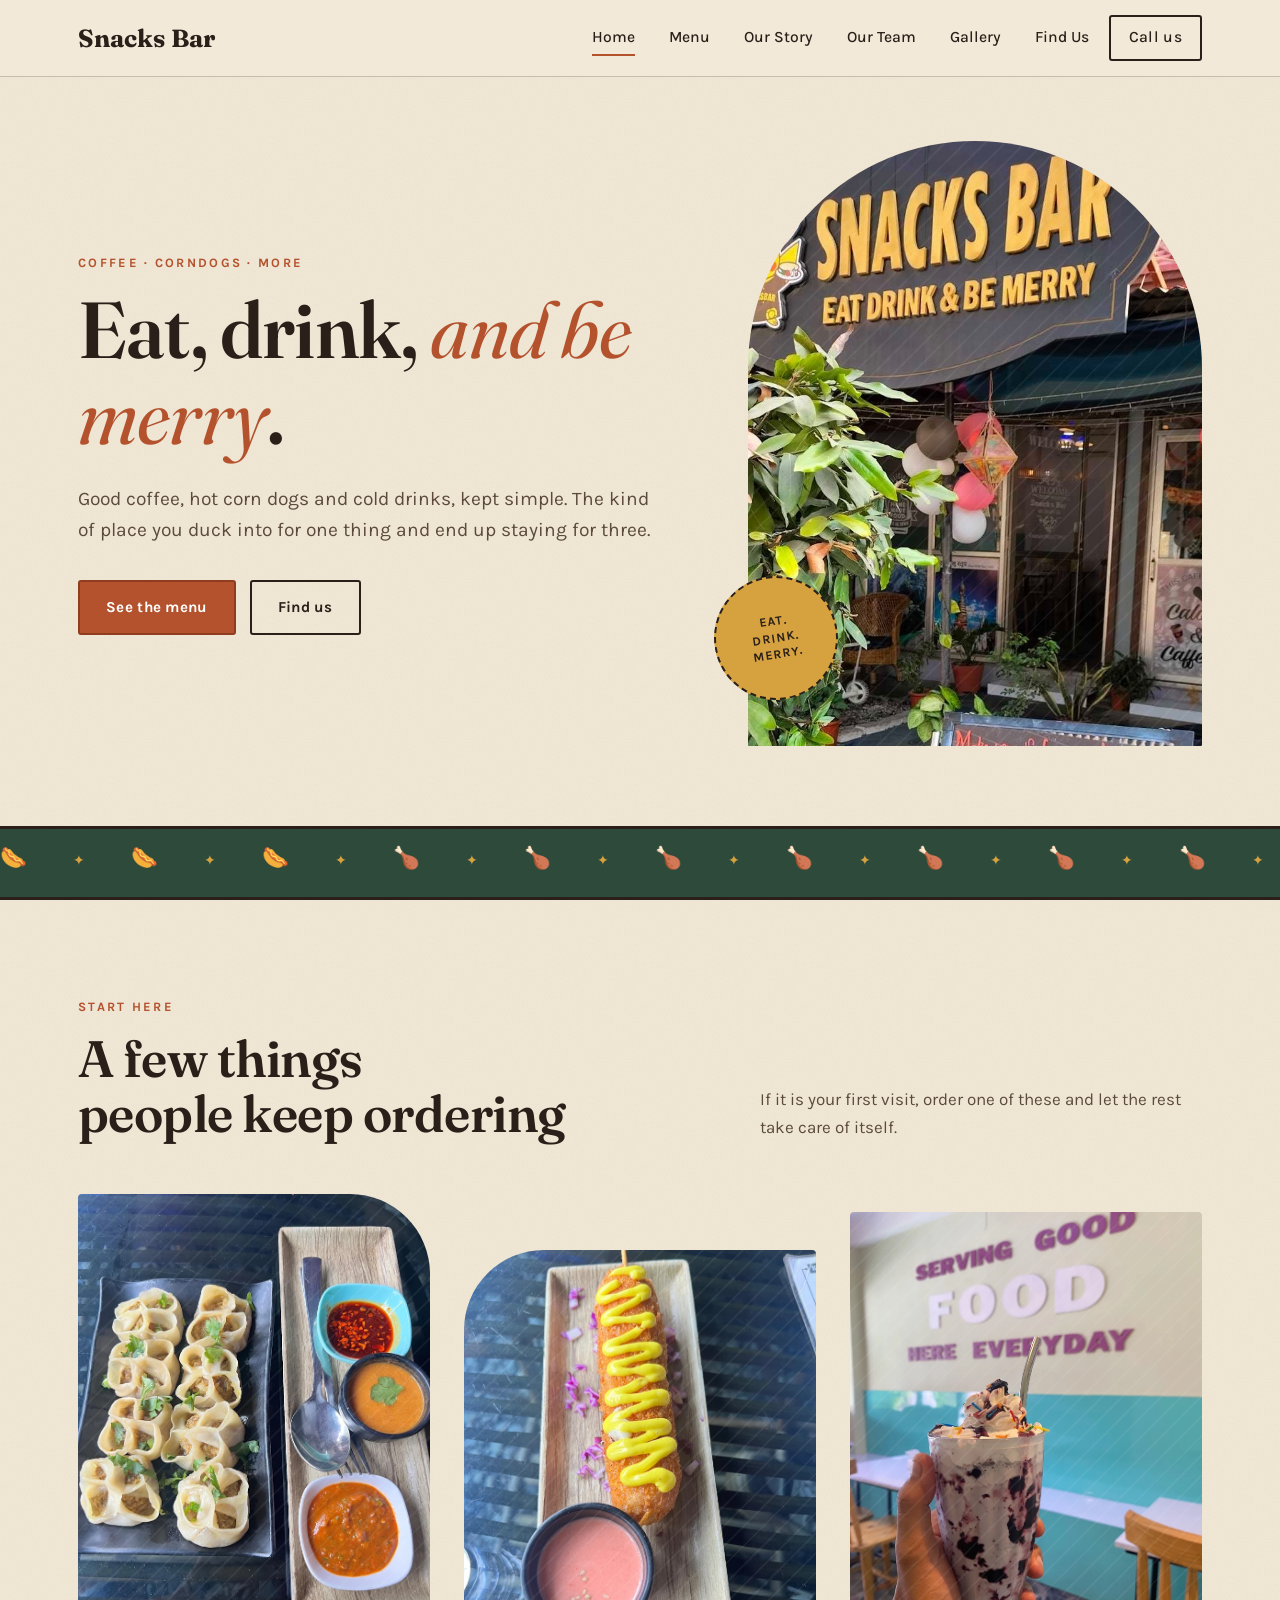
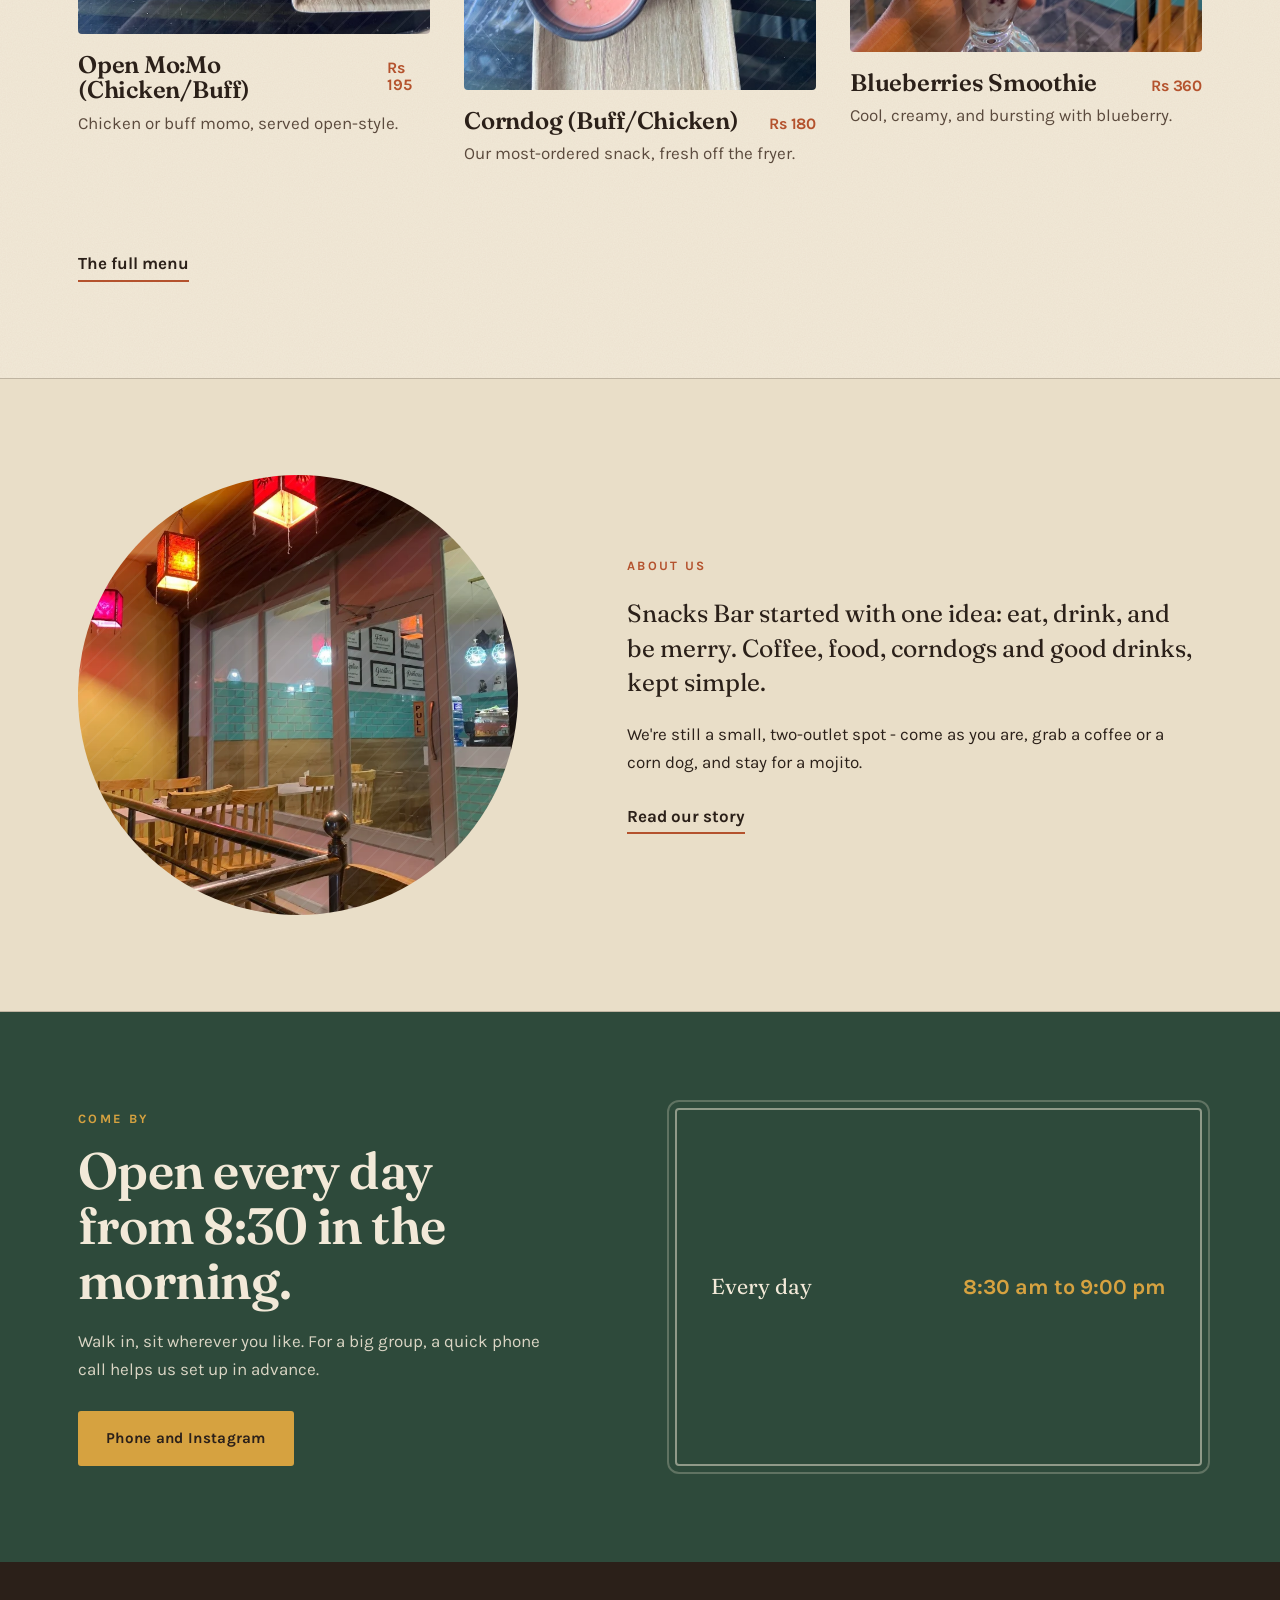
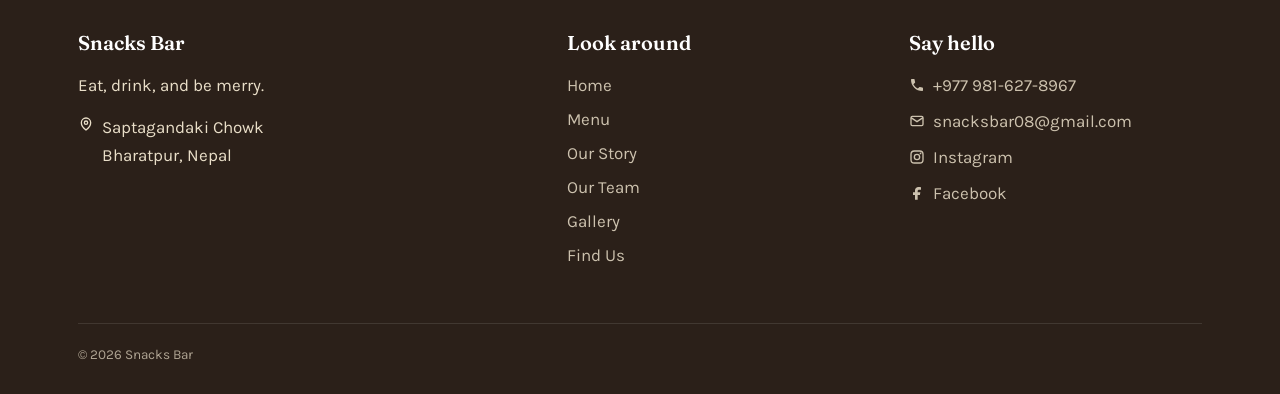
<file: index.html>
<!DOCTYPE html>
<html lang="en">
<head>
<meta charset="utf-8">
<meta name="viewport" content="width=device-width, initial-scale=1">
<title>Snacks Bar | Coffee, corndogs and more</title>
<meta name="description" content="Coffee, food, corndogs and drinks at Snacks Bar - eat, drink, and be merry.">
<link rel="stylesheet" href="assets/style.css">
</head>
<body data-page="home">
<div id="site-head"></div>
<section class="hero">
  <div class="wrap">
    <div>
      <span class="eyebrow">Coffee &middot; Corndogs &middot; More</span>
      <h1>Eat, drink, <em>and be merry</em>.</h1>
      <p class="lead">Good coffee, hot corn dogs and cold drinks, kept simple. The kind of place you duck into for one thing and end up staying for three.</p>
      <div class="cta">
        <a class="btn solid" href="menu.html">See the menu</a>
        <a class="btn" href="contact.html">Find us</a>
      </div>
    </div>
    <div class="hero-art">
      <div class="tile tone-terra arch"><img src="assets/Images/Snackbar_Store_Image.jpg" alt="Snacks Bar storefront"></div>
      <div class="stamp">Eat.<br>Drink.<br>Merry.</div>
    </div>
  </div>
</section>

<div class="strip" id="strip" aria-hidden="true"></div>

<section class="block">
  <div class="wrap">
    <div class="sec-head">
      <div><span class="eyebrow">Start here</span><h2>A few things<br>people keep ordering</h2></div>
      <p>If it is your first visit, order one of these and let the rest take care of itself.</p>
    </div>
    <div class="picks" id="picks"></div>
    <p style="margin-top:56px"><a class="link-arrow" href="menu.html">The full menu</a></p>
  </div>
</section>

<section class="block story">
  <div class="wrap">
    <div class="tile tone-green"><img src="assets/Images/insideimage.webp" alt="Inside Snacks Bar"></div>
    <div>
      <span class="eyebrow">About us</span>
      <p class="big">Snacks Bar started with one idea: eat, drink, and be merry. Coffee, food, corndogs and good drinks, kept simple.</p>
      <p>We're still a small, two-outlet spot - come as you are, grab a coffee or a corn dog, and stay for a mojito.</p>
      <a class="link-arrow" href="about.html">Read our story</a>
    </div>
  </div>
</section>

<section class="block visit">
  <div class="wrap">
    <div>
      <span class="eyebrow">Come by</span>
      <h2>Open every day<br>from 8:30 in the morning.</h2>
      <p>Walk in, sit wherever you like. For a big group, a quick phone call helps us set up in advance.</p>
      <a class="btn solid" href="contact.html">Phone and Instagram</a>
    </div>
    <div class="board"><dl data-hours></dl></div>
  </div>
</section>
<div id="site-foot"></div>
<script src="assets/data.js"></script>
<script src="assets/site.js"></script>
</body>
</html>
</file>
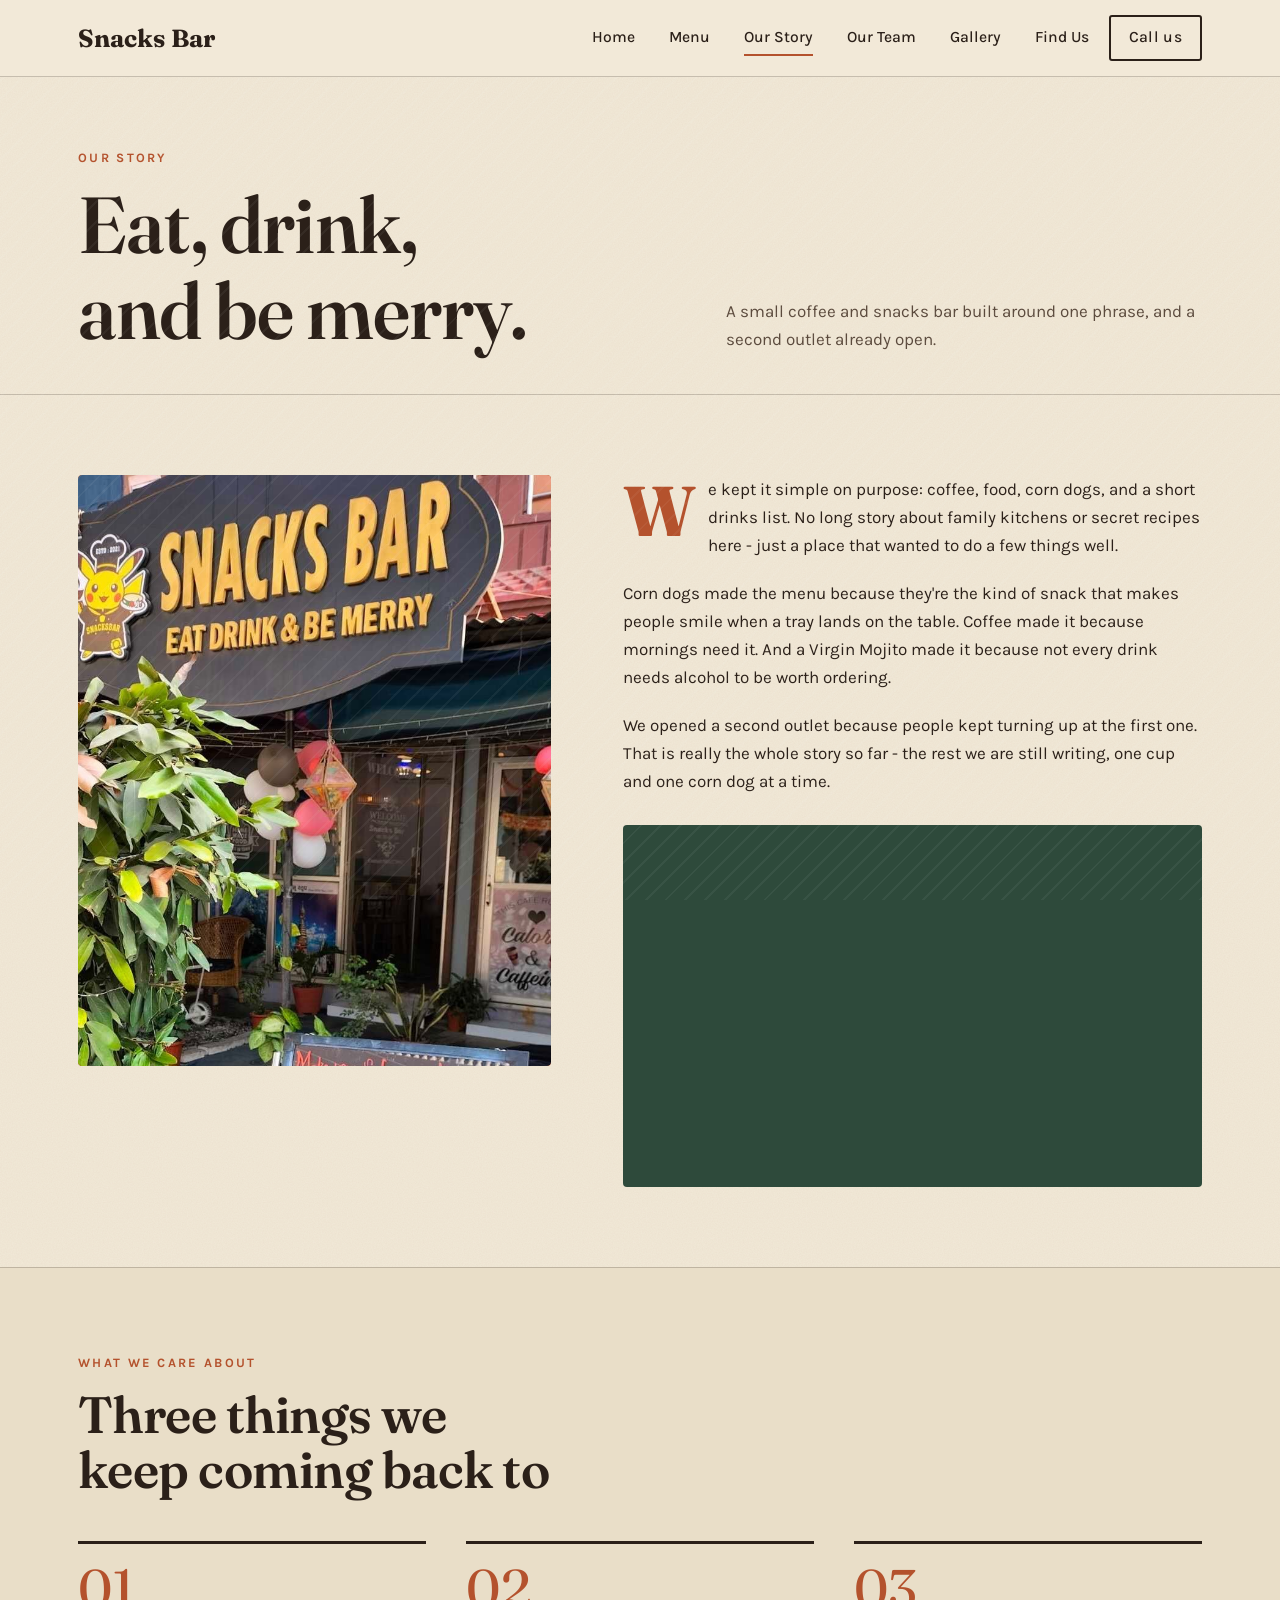
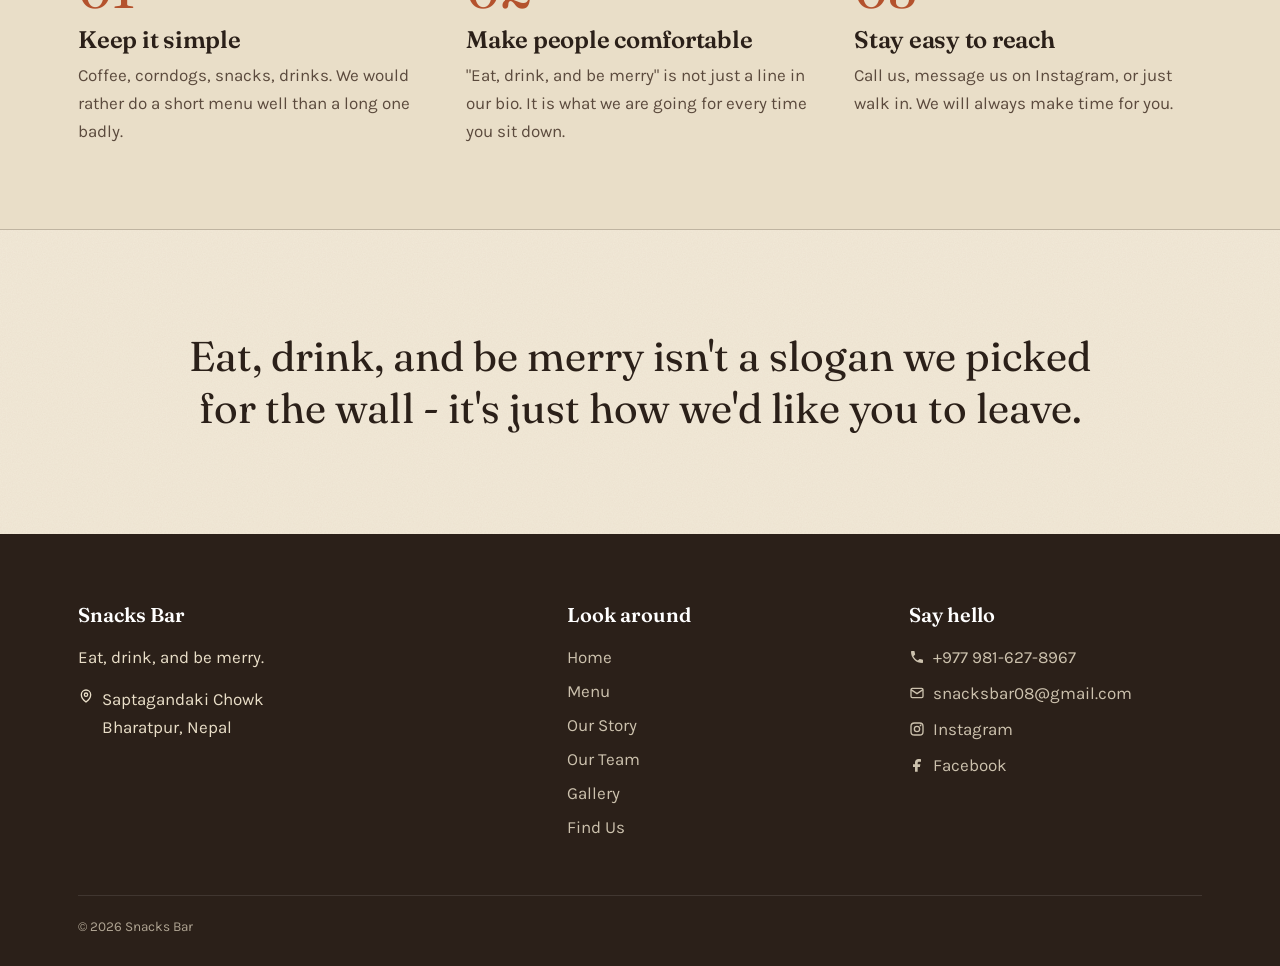
<file: about.html>
<!DOCTYPE html>
<html lang="en">
<head>
<meta charset="utf-8">
<meta name="viewport" content="width=device-width, initial-scale=1">
<title>Our Story | Snacks Bar</title>
<meta name="description" content="How Snacks Bar got started, and what we care about: coffee, corndogs, snacks and drinks.">
<link rel="stylesheet" href="assets/style.css">
</head>
<body data-page="about">
<div id="site-head"></div>
<div class="page-top"><div class="wrap">
  <div><span class="eyebrow">Our story</span><h1>Eat, drink,<br>and be merry.</h1></div>
  <p>A small coffee and snacks bar built around one phrase, and a second outlet already open.</p>
</div></div>

<div class="wrap about-grid">
  <div>
    <div class="tile tone-terra">
    	<img class="tile tone-terra" src="assets/Images/Snackbar_Store_Image.jpg" alt="Snacks Bar storefront" />
    </div>
  </div>
  <div class="prose">
    <p>We kept it simple on purpose: coffee, food, corn dogs, and a short drinks list. No long story about family kitchens or secret recipes here - just a place that wanted to do a few things well.</p>
    <p>Corn dogs made the menu because they're the kind of snack that makes people smile when a tray lands on the table. Coffee made it because mornings need it. And a Virgin Mojito made it because not every drink needs alcohol to be worth ordering.</p>
    <p>We opened a second outlet because people kept turning up at the first one. That is really the whole story so far - the rest we are still writing, one cup and one corn dog at a time.</p>
    <div class="tile tone-green b"><iframe title="Map to Snacks Bar" src="https://www.google.com/maps/embed?pb=!1m18!1m12!1m3!1d2990.1906675903715!2d84.43377079999999!3d27.685613500000002!2m3!1f0!2f0!3f0!3m2!1i1024!2i768!4f13.1!3m3!1m2!1s0x3994fba247abcf79%3A0x231c1ffbcd075aaf!2sSnacks%20Bar!5e1!3m2!1sen!2snp!4v1793528429001!5m2!1sen!2snp" style="display:block;width:100%;height:100%;border:0" loading="lazy" allowfullscreen referrerpolicy="strict-origin-when-cross-origin"></iframe></div>
  </div>
</div>

<section class="rules">
  <div class="wrap">
    <span class="eyebrow">What we care about</span>
    <h2>Three things we<br>keep coming back to</h2>
    <ol>
      <li><h3>Keep it simple</h3><p>Coffee, corndogs, snacks, drinks. We would rather do a short menu well than a long one badly.</p></li>
      <li><h3>Make people comfortable</h3><p>"Eat, drink, and be merry" is not just a line in our bio. It is what we are going for every time you sit down.</p></li>
      <li><h3>Stay easy to reach</h3><p>Call us, message us on Instagram, or just walk in. We will always make time for you.</p></li>
    </ol>
  </div>
</section>

<section class="pull"><div class="wrap">
  <blockquote>Eat, drink, and be merry isn't a slogan we picked for the wall - it's just how we'd like you to leave.</blockquote>
</div></section>
<div id="site-foot"></div>
<script src="assets/data.js"></script>
<script src="assets/site.js"></script>
</body>
</html>
</file>
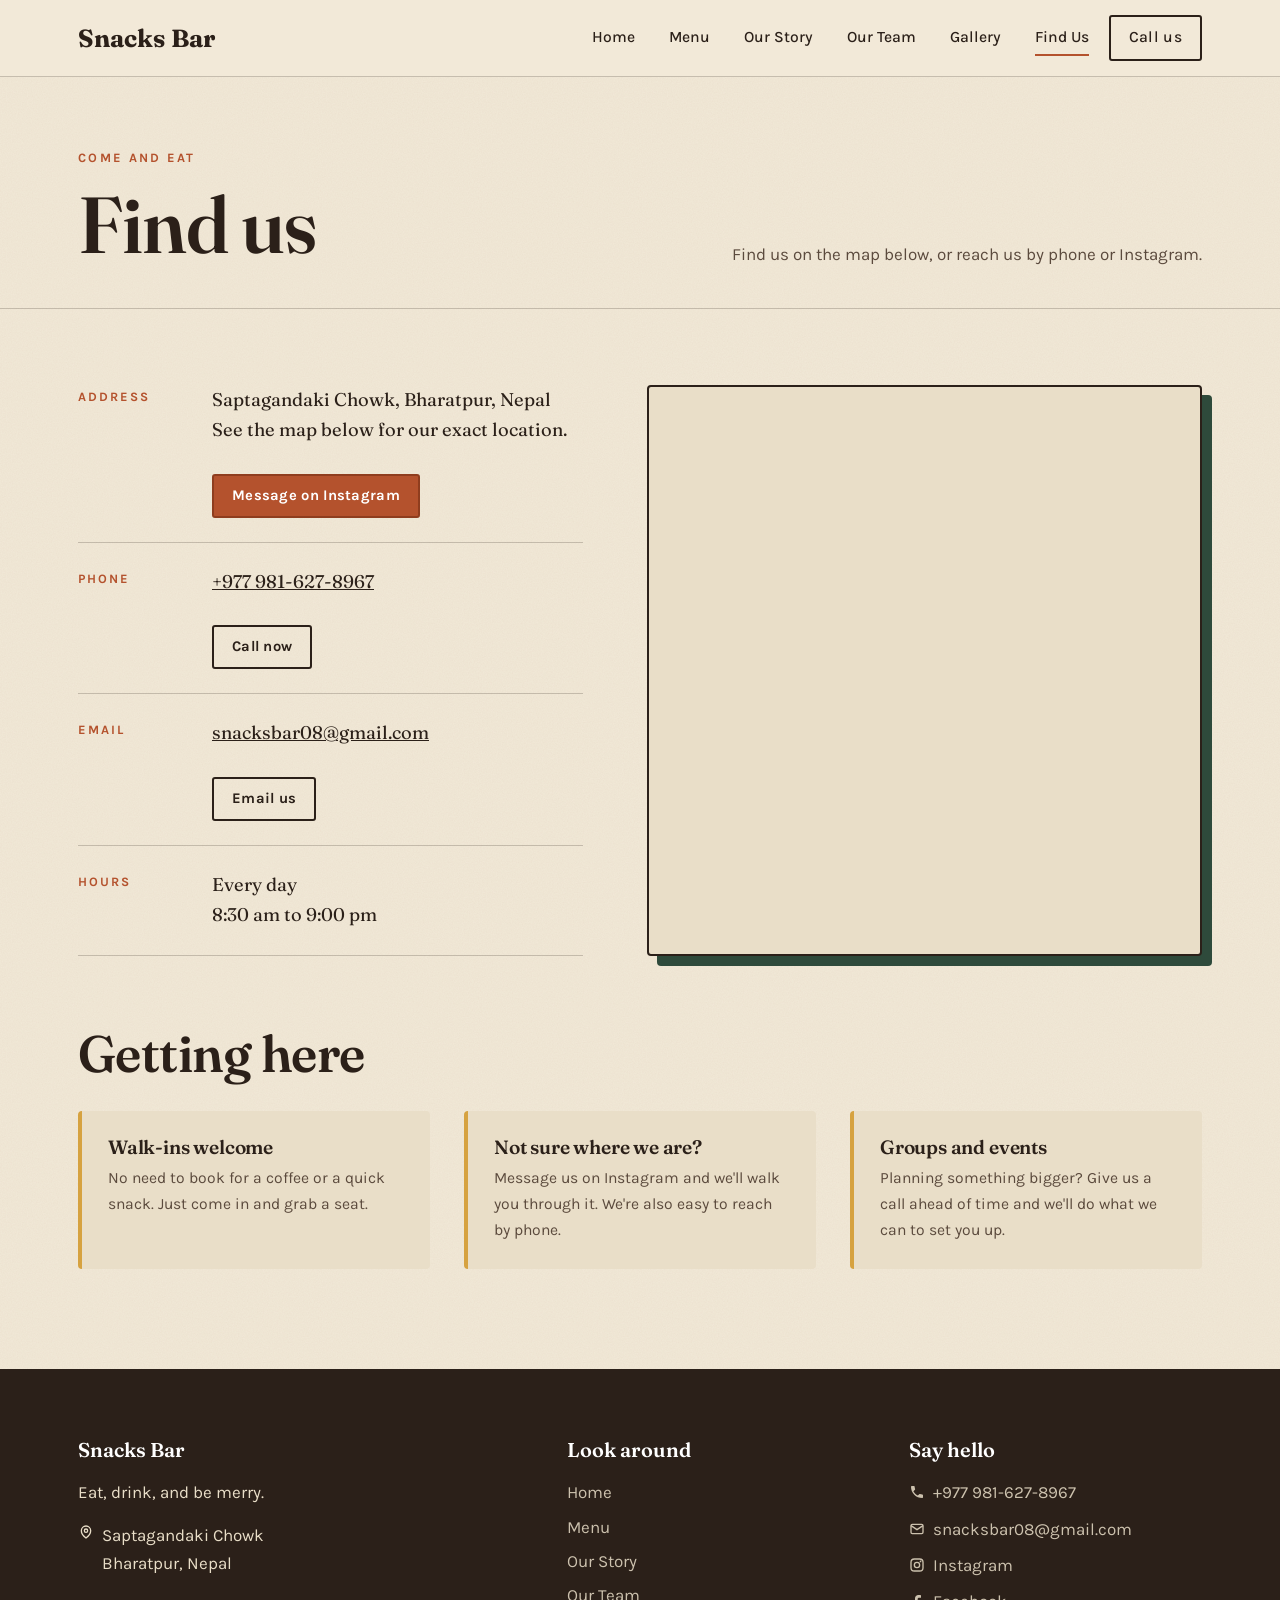
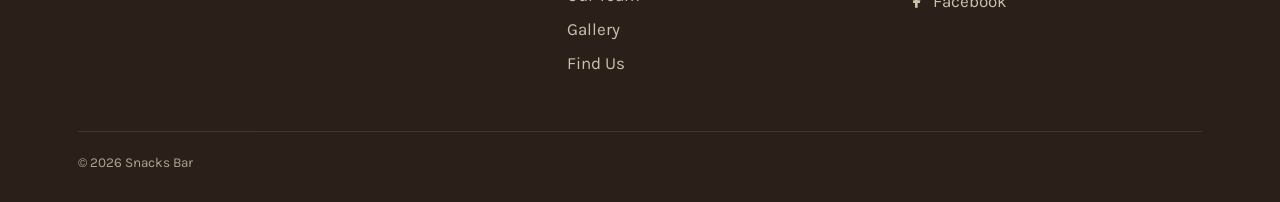
<file: contact.html>
<!DOCTYPE html>
<html lang="en">
<head>
<meta charset="utf-8">
<meta name="viewport" content="width=device-width, initial-scale=1">
<title>Find Us | Snacks Bar</title>
<meta name="description" content="Phone, hours and Instagram for Snacks Bar.">
<link rel="stylesheet" href="assets/style.css">
</head>
<body data-page="contact">
<div id="site-head"></div>
<div class="page-top"><div class="wrap">
  <div><span class="eyebrow">Come and eat</span><h1>Find us</h1></div>
  <p>Find us on the map below, or reach us by phone or Instagram.</p>
</div></div>

<div class="wrap contact-grid">
  <div class="contact-list">
    <div><h3>Address</h3><div><p id="addr">Saptagandaki Chowk, Bharatpur, Nepal<br>See the map below for our exact location.</p></div>
      <div class="btns"><a class="btn solid sm" href="https://www.instagram.com/snacksbar____/" target="_blank" rel="noopener">Message on Instagram</a></div></div>
    <div><h3>Phone</h3><div><p><a href="tel:+9779816278967">+977 981-627-8967</a></p></div>
      <div class="btns"><a class="btn sm" href="tel:+9779816278967">Call now</a></div></div>
    <div><h3>Email</h3><div><p><a href="mailto:snacksbar08@gmail.com">snacksbar08@gmail.com</a></p></div>
      <div class="btns"><a class="btn sm" href="mailto:snacksbar08@gmail.com">Email us</a></div></div>
    <div><h3>Hours</h3><div><dl data-hours style="font-family:var(--serif);font-size:1.15rem"></dl></div></div>
  </div>
  <div class="mapbox" id="map"></div>
</div>

<section class="getting wrap">
  <h2>Getting here</h2>
  <div class="cols">
    <div><h3>Walk-ins welcome</h3><p>No need to book for a coffee or a quick snack. Just come in and grab a seat.</p></div>
    <div><h3>Not sure where we are?</h3><p>Message us on Instagram and we'll walk you through it. We're also easy to reach by phone.</p></div>
    <div><h3>Groups and events</h3><p>Planning something bigger? Give us a call ahead of time and we'll do what we can to set you up.</p></div>
  </div>
</section>
<div id="site-foot"></div>
<script src="assets/data.js"></script>
<script src="assets/site.js"></script>
</body>
</html>
</file>
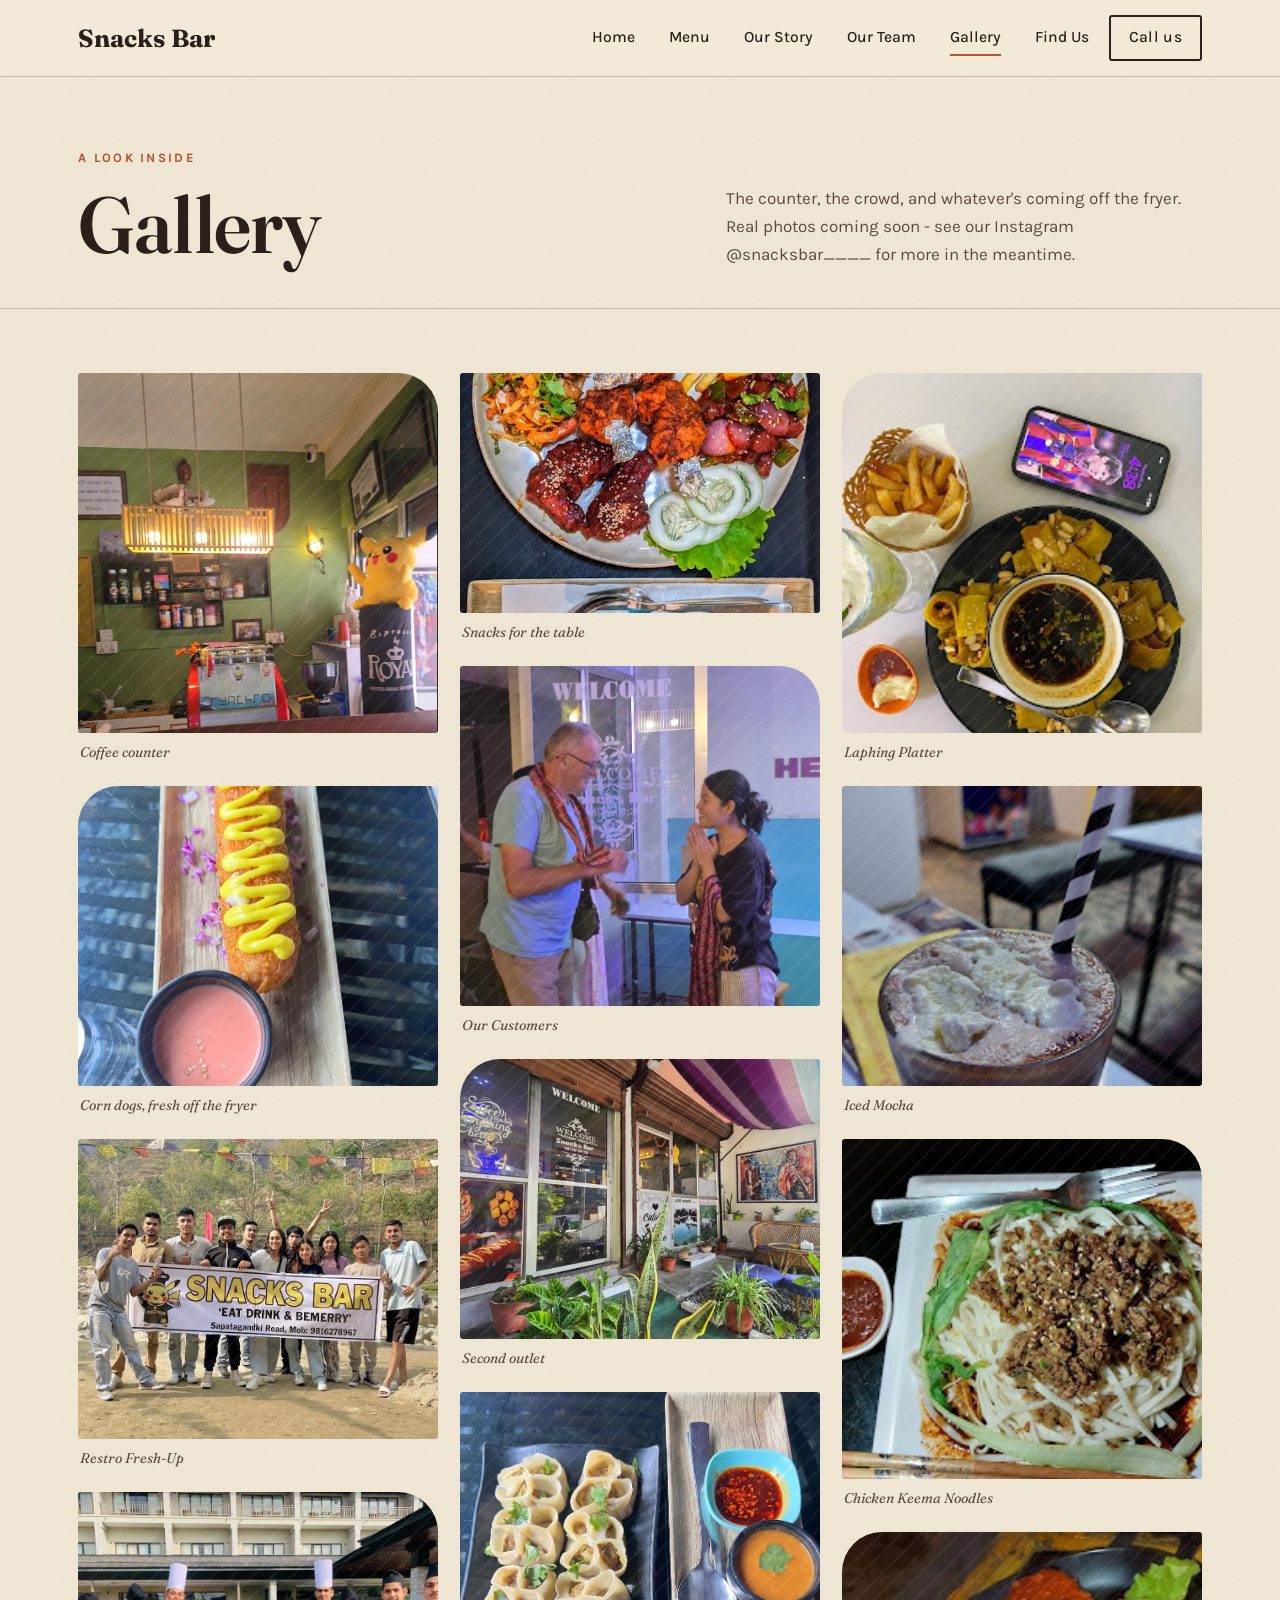
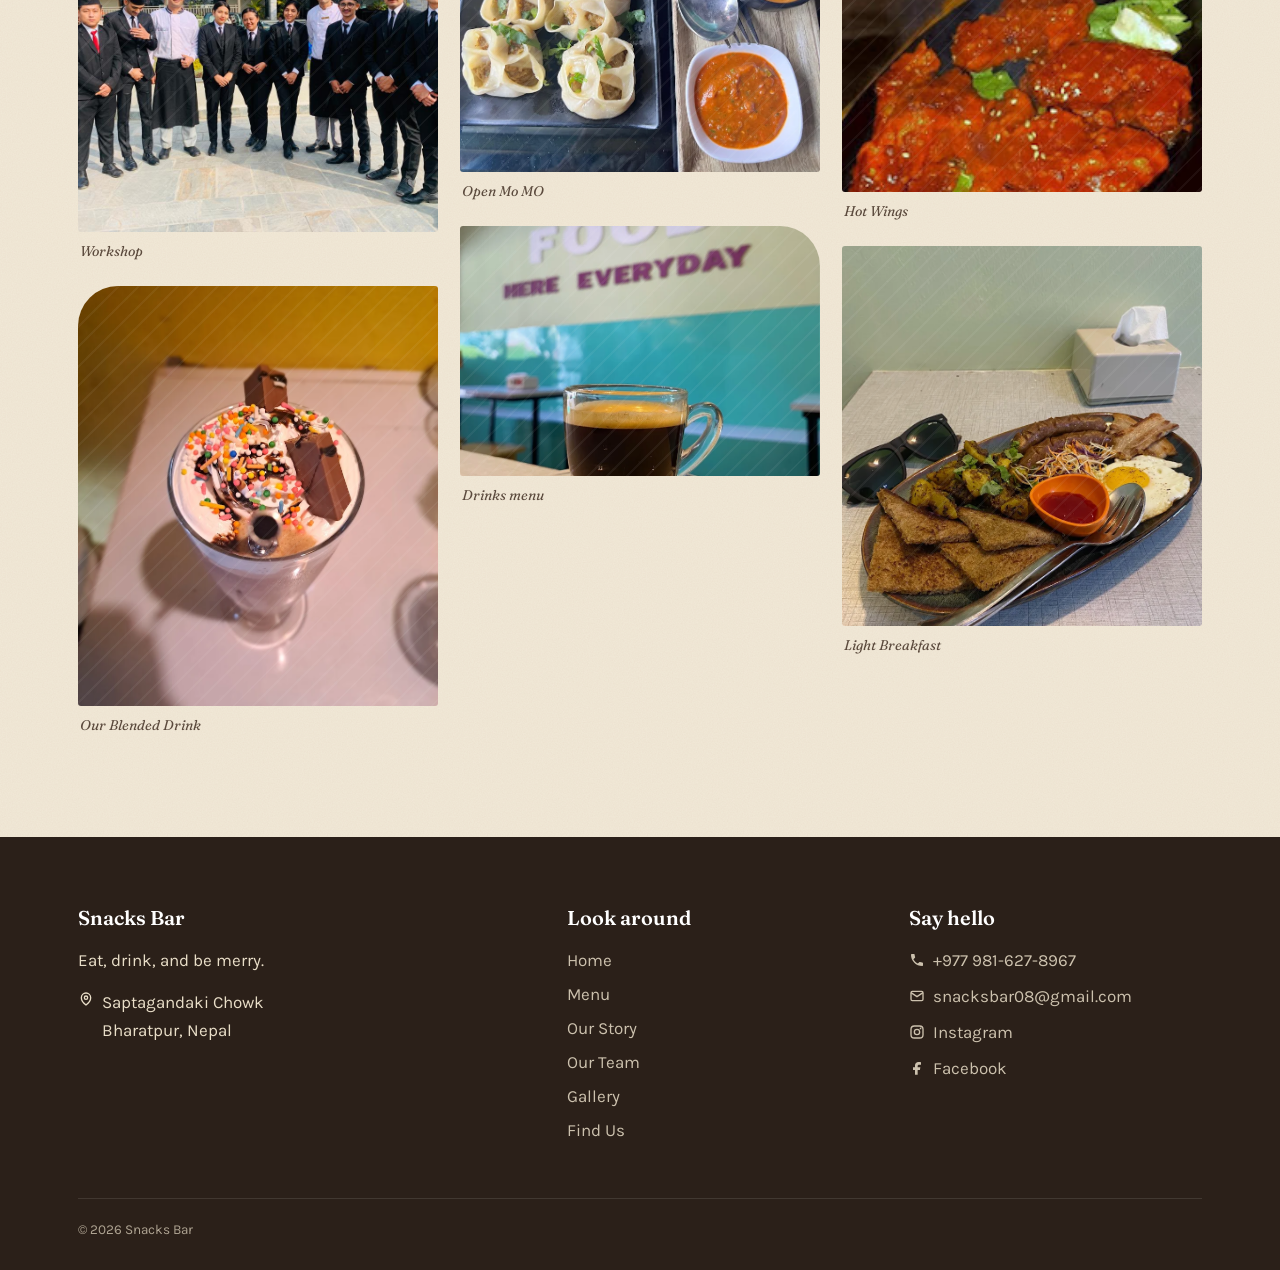
<file: gallery.html>
<!DOCTYPE html>
<html lang="en">
<head>
<meta charset="utf-8">
<meta name="viewport" content="width=device-width, initial-scale=1">
<title>Gallery | Snacks Bar</title>
<meta name="description" content="Coffee, corndogs, snacks and drinks at Snacks Bar.">
<link rel="stylesheet" href="assets/style.css">
</head>
<body data-page="gallery">
<div id="site-head"></div>
<div class="page-top"><div class="wrap">
  <div><span class="eyebrow">A look inside</span><h1>Gallery</h1></div>
  <p>The counter, the crowd, and whatever's coming off the fryer. Real photos coming soon - see our Instagram @snacksbar____ for more in the meantime.</p>
</div></div>
<div class="wrap"><div class="masonry" id="gallery-root"></div></div>
<div class="lightbox" id="lightbox"><button aria-label="Close">&times;</button><div class="slot"></div><div class="lb-cap"></div></div>
<div id="site-foot"></div>
<script src="assets/data.js"></script>
<script src="assets/site.js"></script>
</body>
</html>
</file>
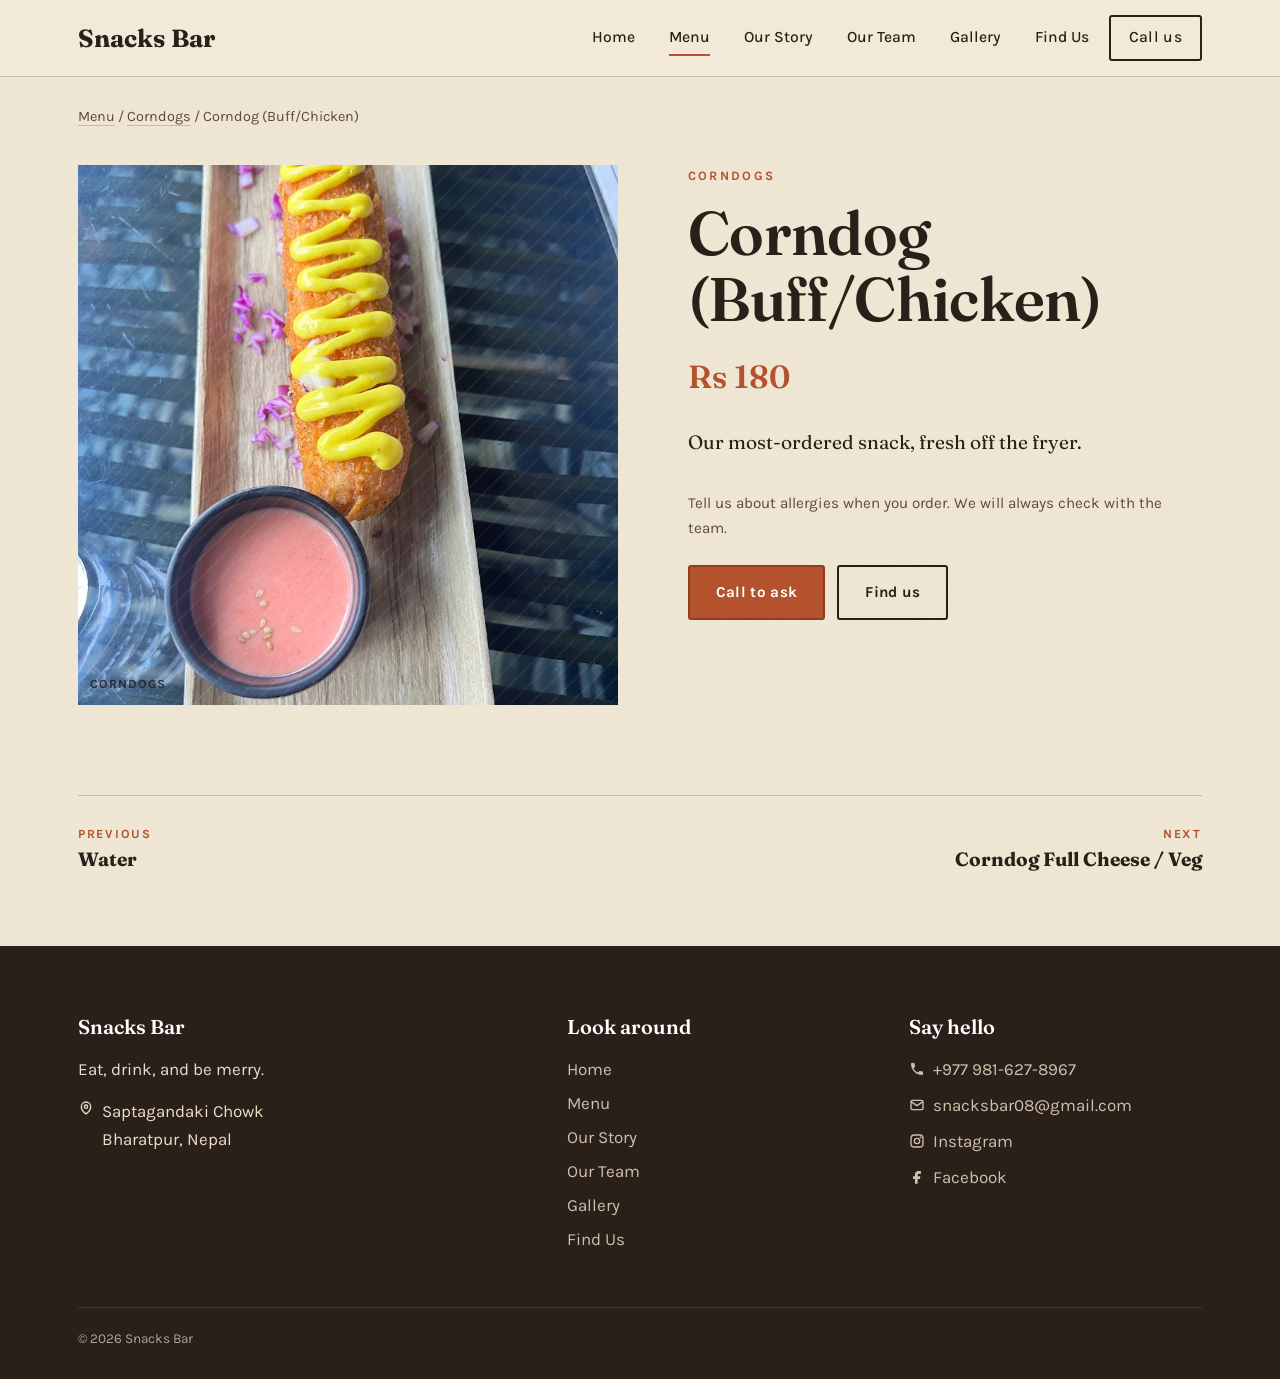
<file: item.html>
<!DOCTYPE html>
<html lang="en">
<head>
<meta charset="utf-8">
<meta name="viewport" content="width=device-width, initial-scale=1">
<title>Item | Snacks Bar</title>
<meta name="description" content="Menu item details from Snacks Bar.">
<link rel="stylesheet" href="assets/style.css">
</head>
<body data-page="item">
<div id="site-head"></div>
<main id="item-root"></main>
<div id="site-foot"></div>
<script src="assets/data.js"></script>
<script src="assets/site.js"></script>
</body>
</html>
</file>
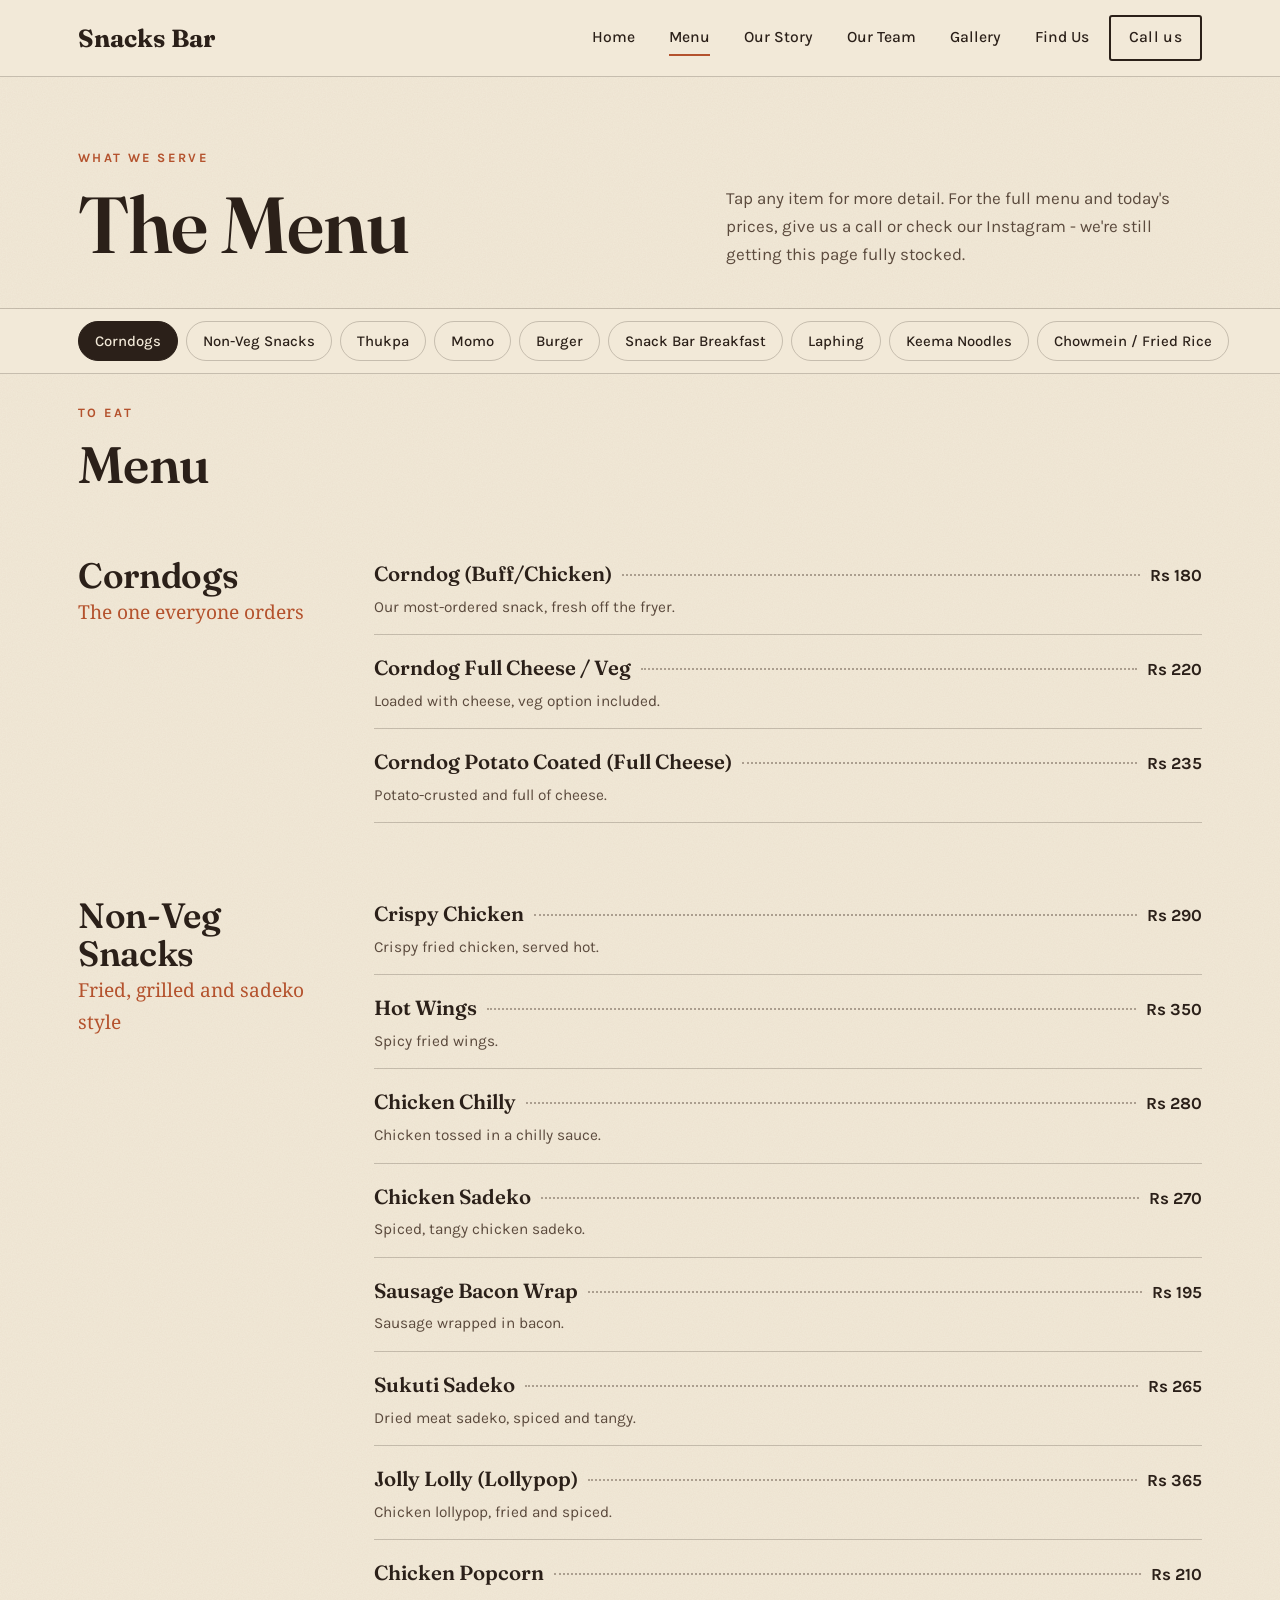
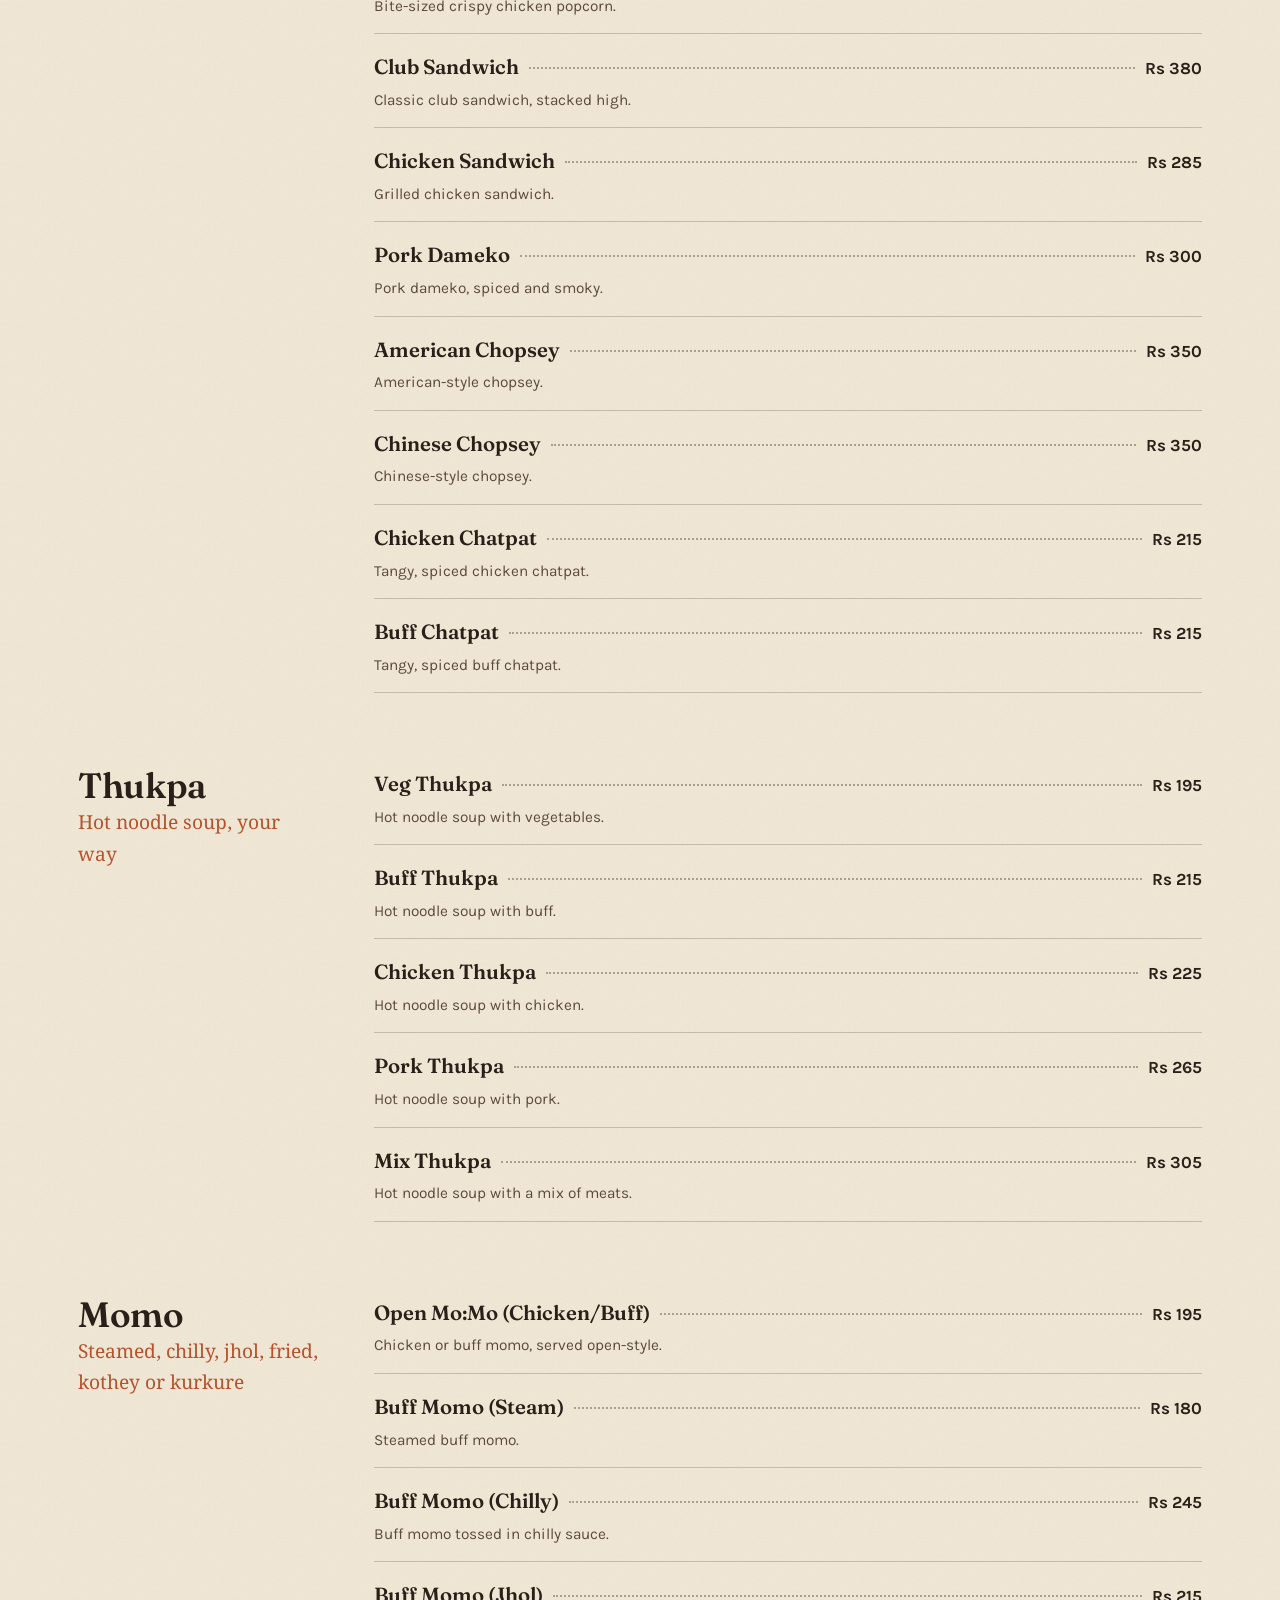
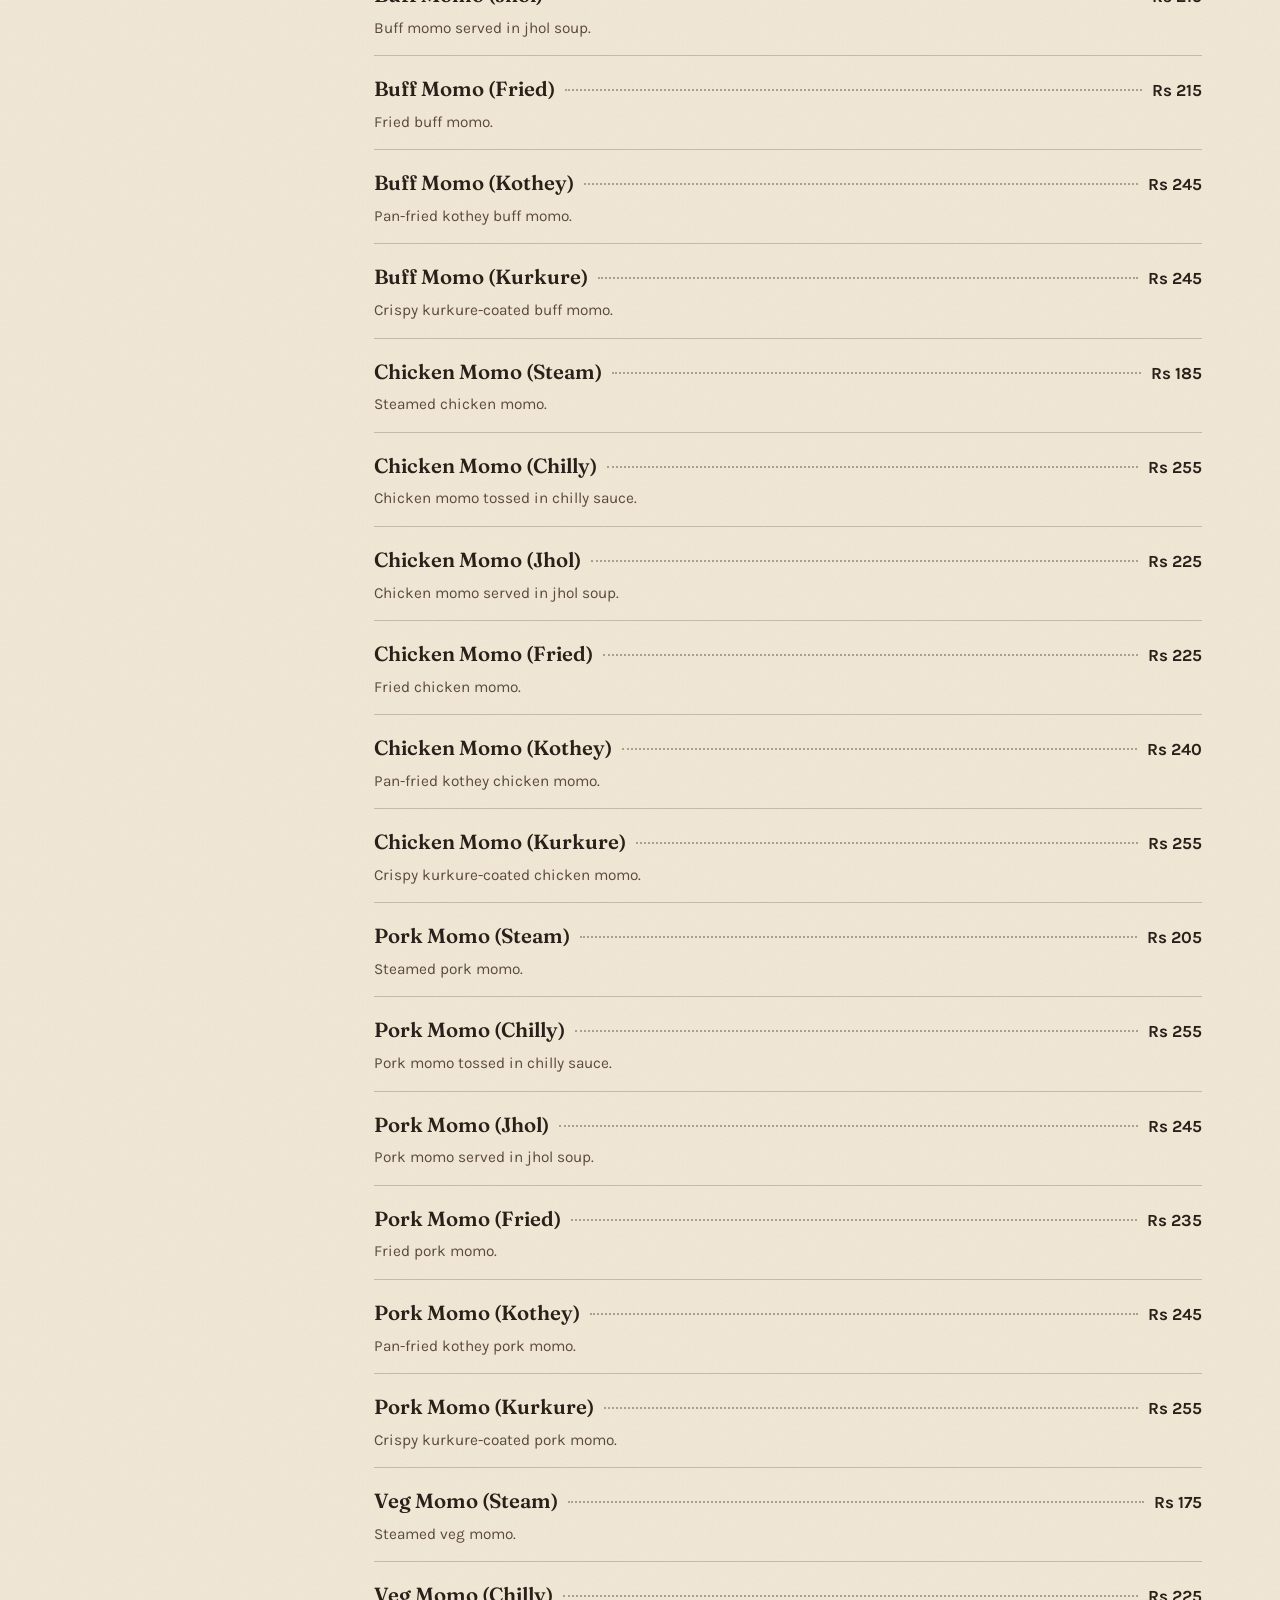
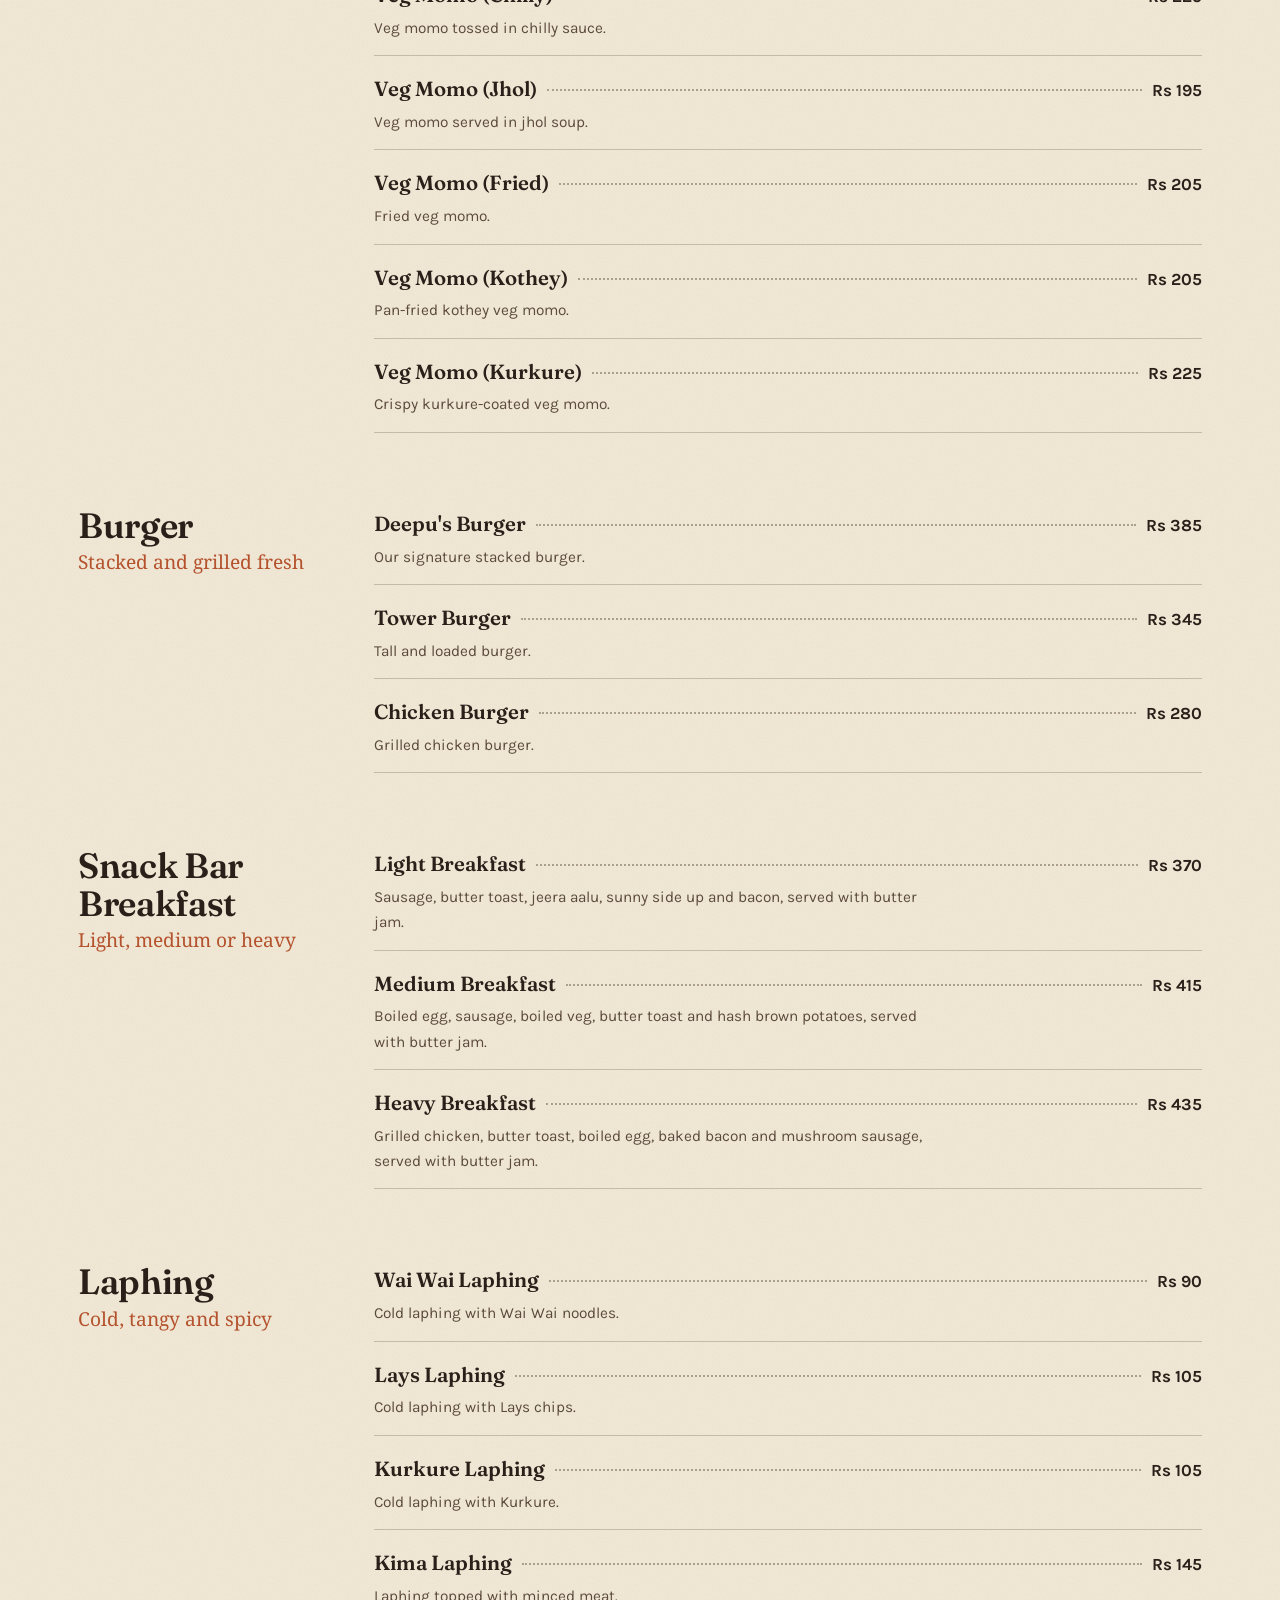
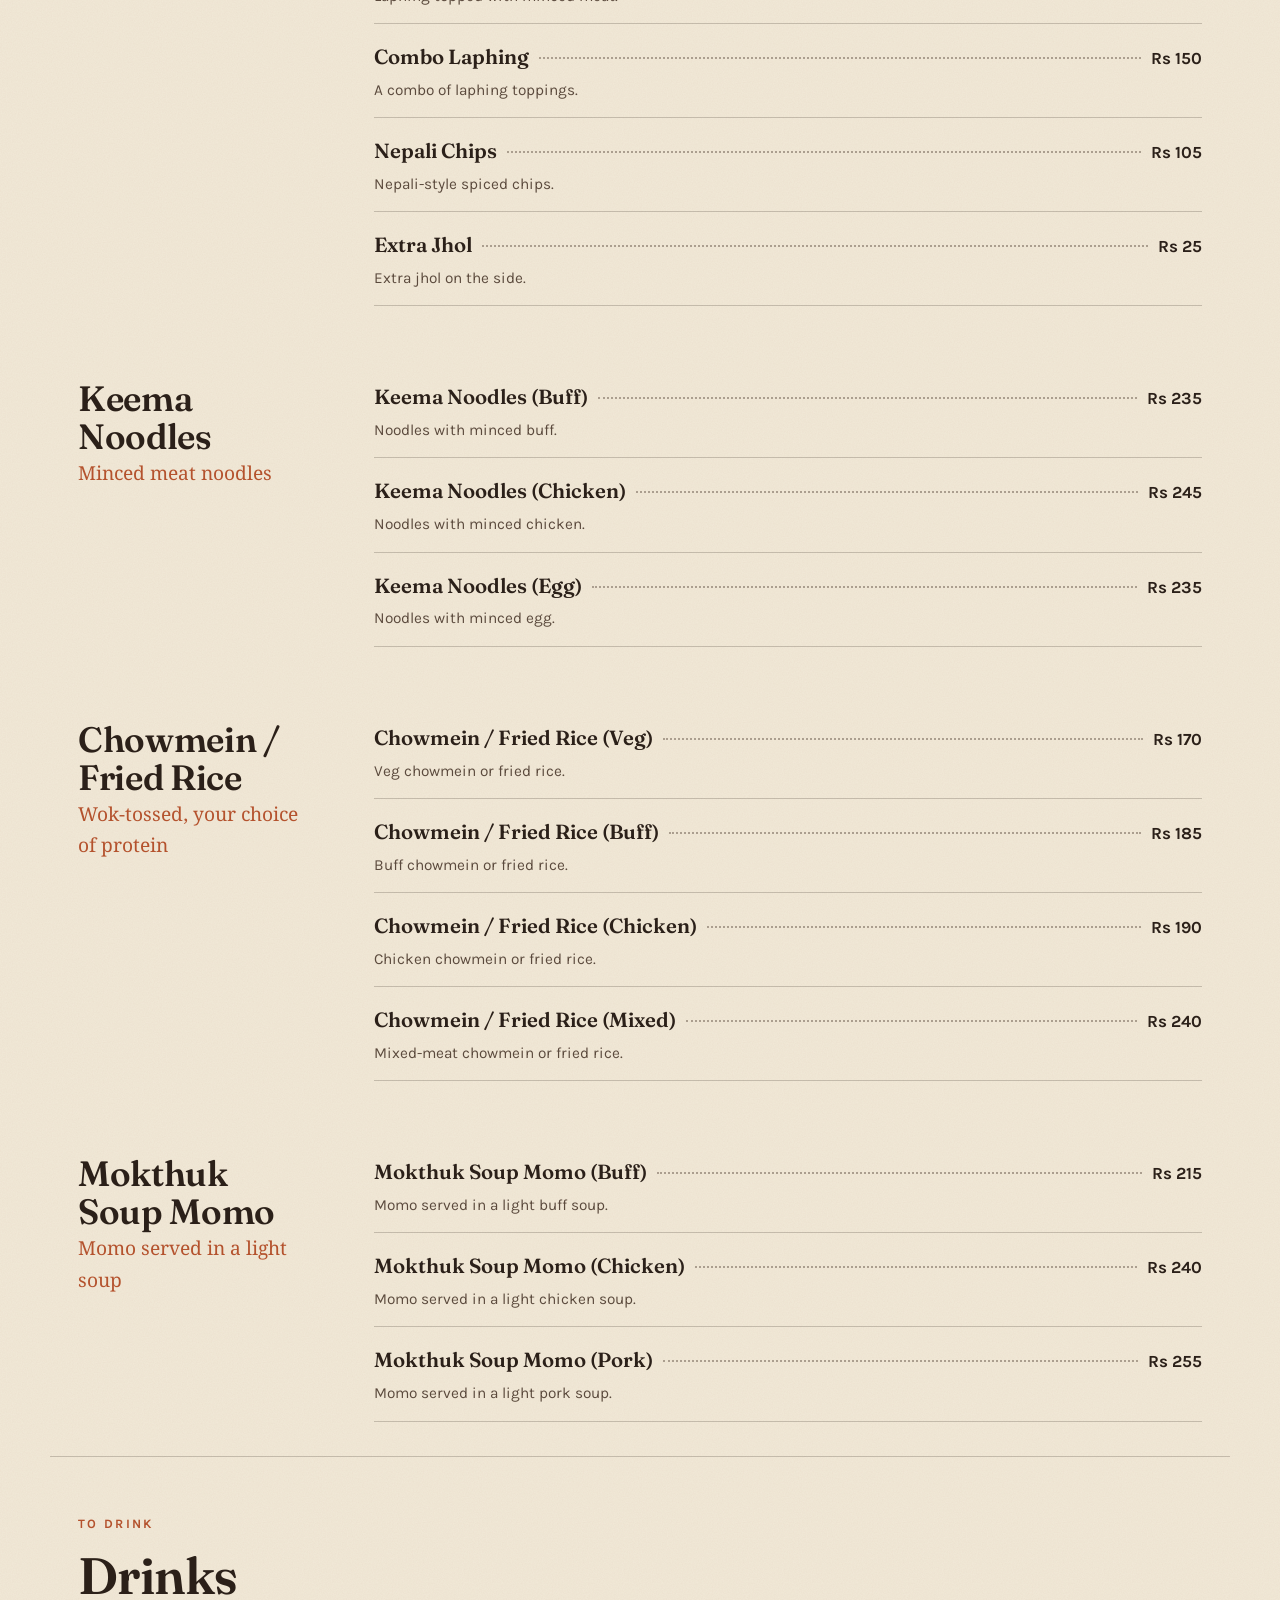
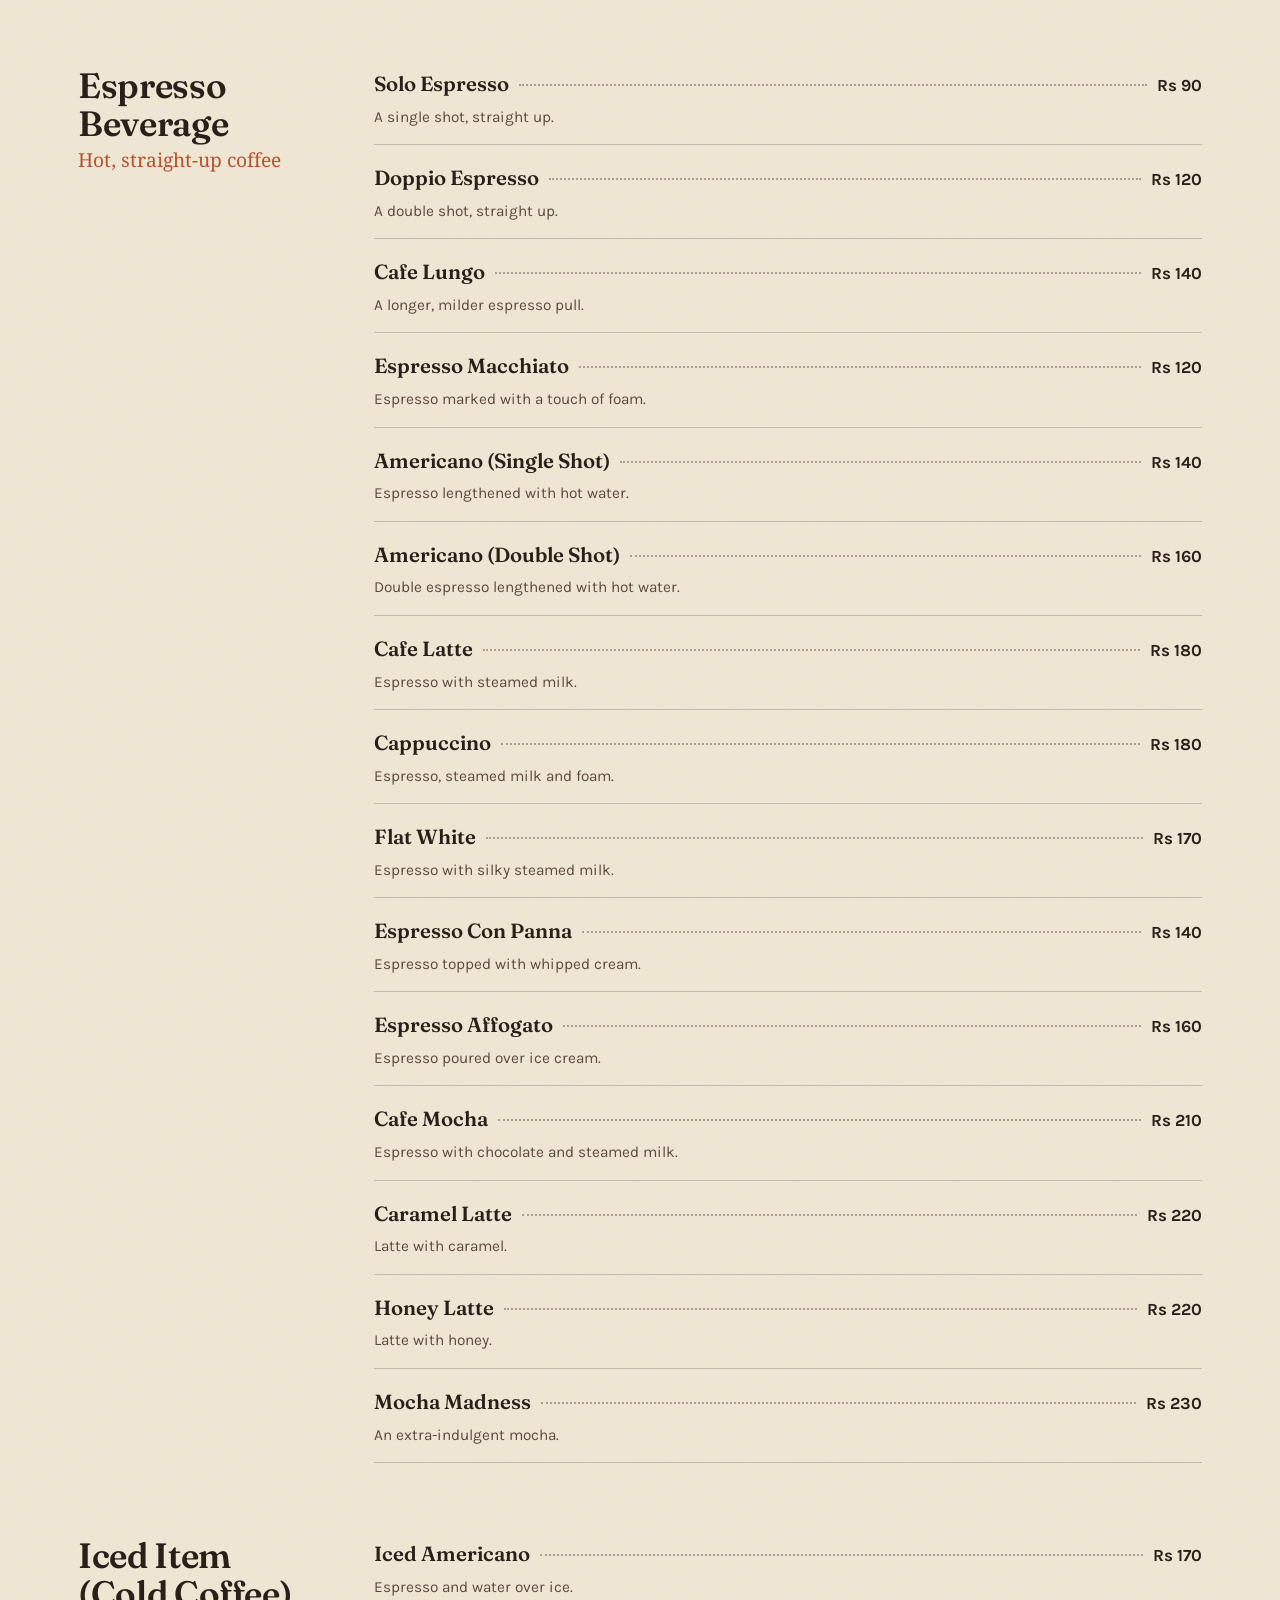
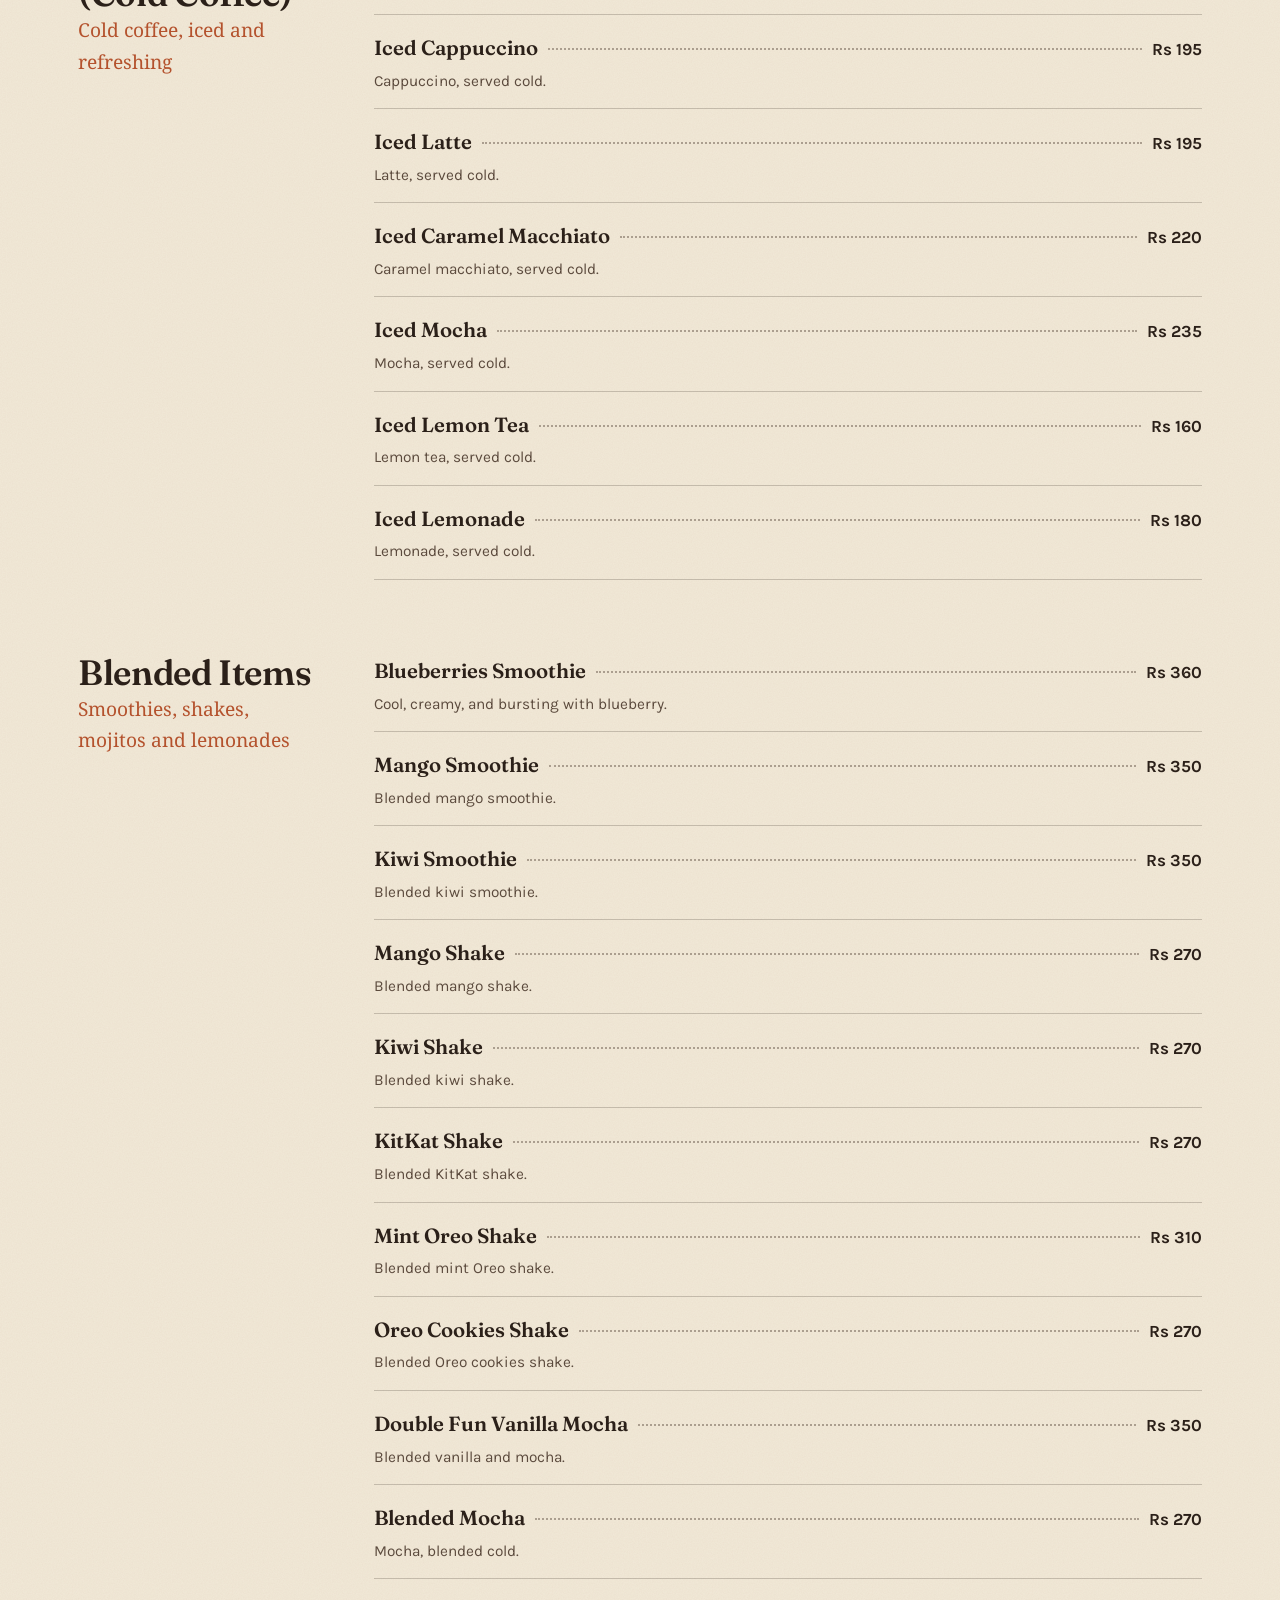
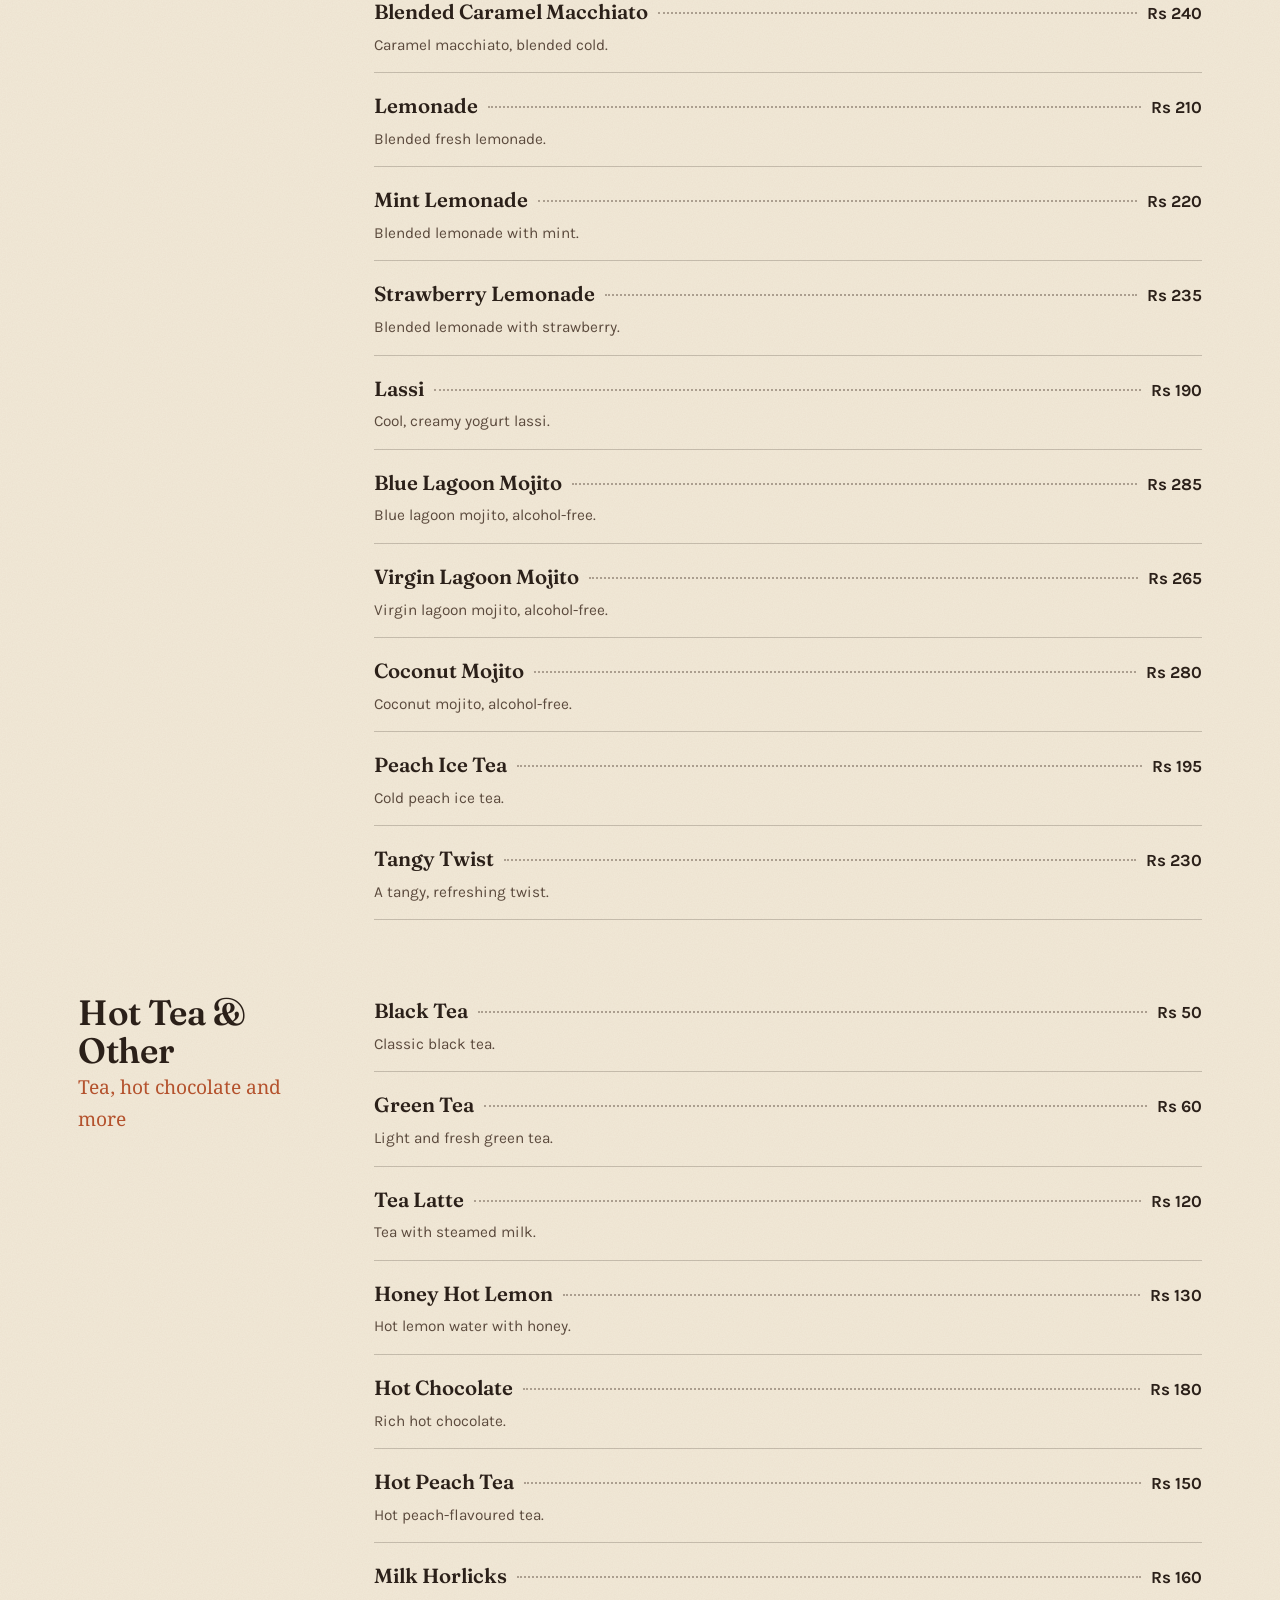
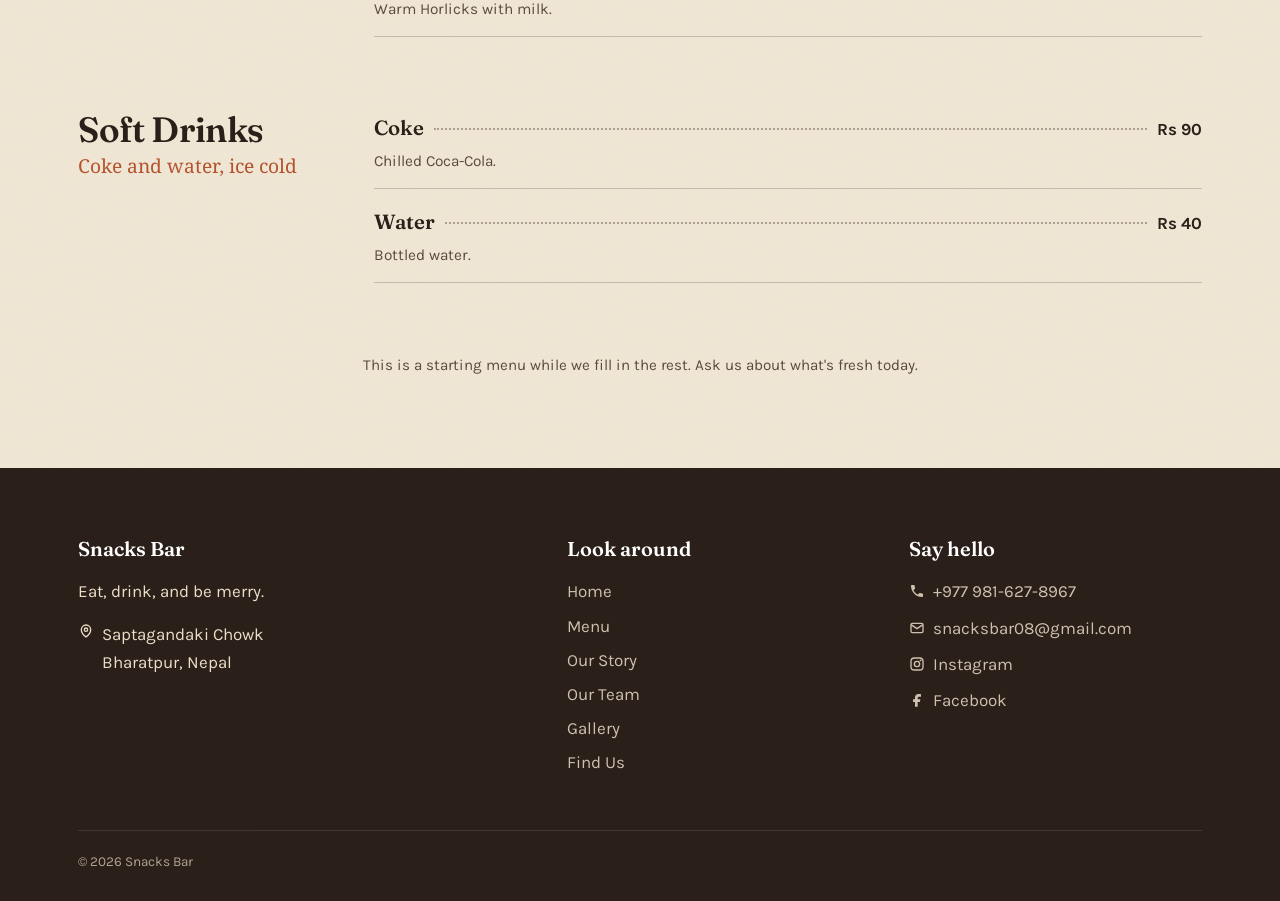
<file: menu.html>
<!DOCTYPE html>
<html lang="en">
<head>
<meta charset="utf-8">
<meta name="viewport" content="width=device-width, initial-scale=1">
<title>Menu | Snacks Bar</title>
<meta name="description" content="The Snacks Bar menu: coffee, corndogs, snacks and drinks.">
<link rel="stylesheet" href="assets/style.css">
</head>
<body data-page="menu">
<div id="site-head"></div>
<div class="page-top"><div class="wrap">
  <div><span class="eyebrow">What we serve</span><h1>The Menu</h1></div>
  <p>Tap any item for more detail. For the full menu and today's prices, give us a call or check our Instagram - we're still getting this page fully stocked.</p>
</div></div>
<div class="menu-tabs" id="menu-tabs"></div>
<div id="menu-root"></div>
<p class="note wrap">This is a starting menu while we fill in the rest. Ask us about what's fresh today.</p>
<div id="site-foot"></div>
<script src="assets/data.js"></script>
<script src="assets/site.js"></script>
</body>
</html>
</file>
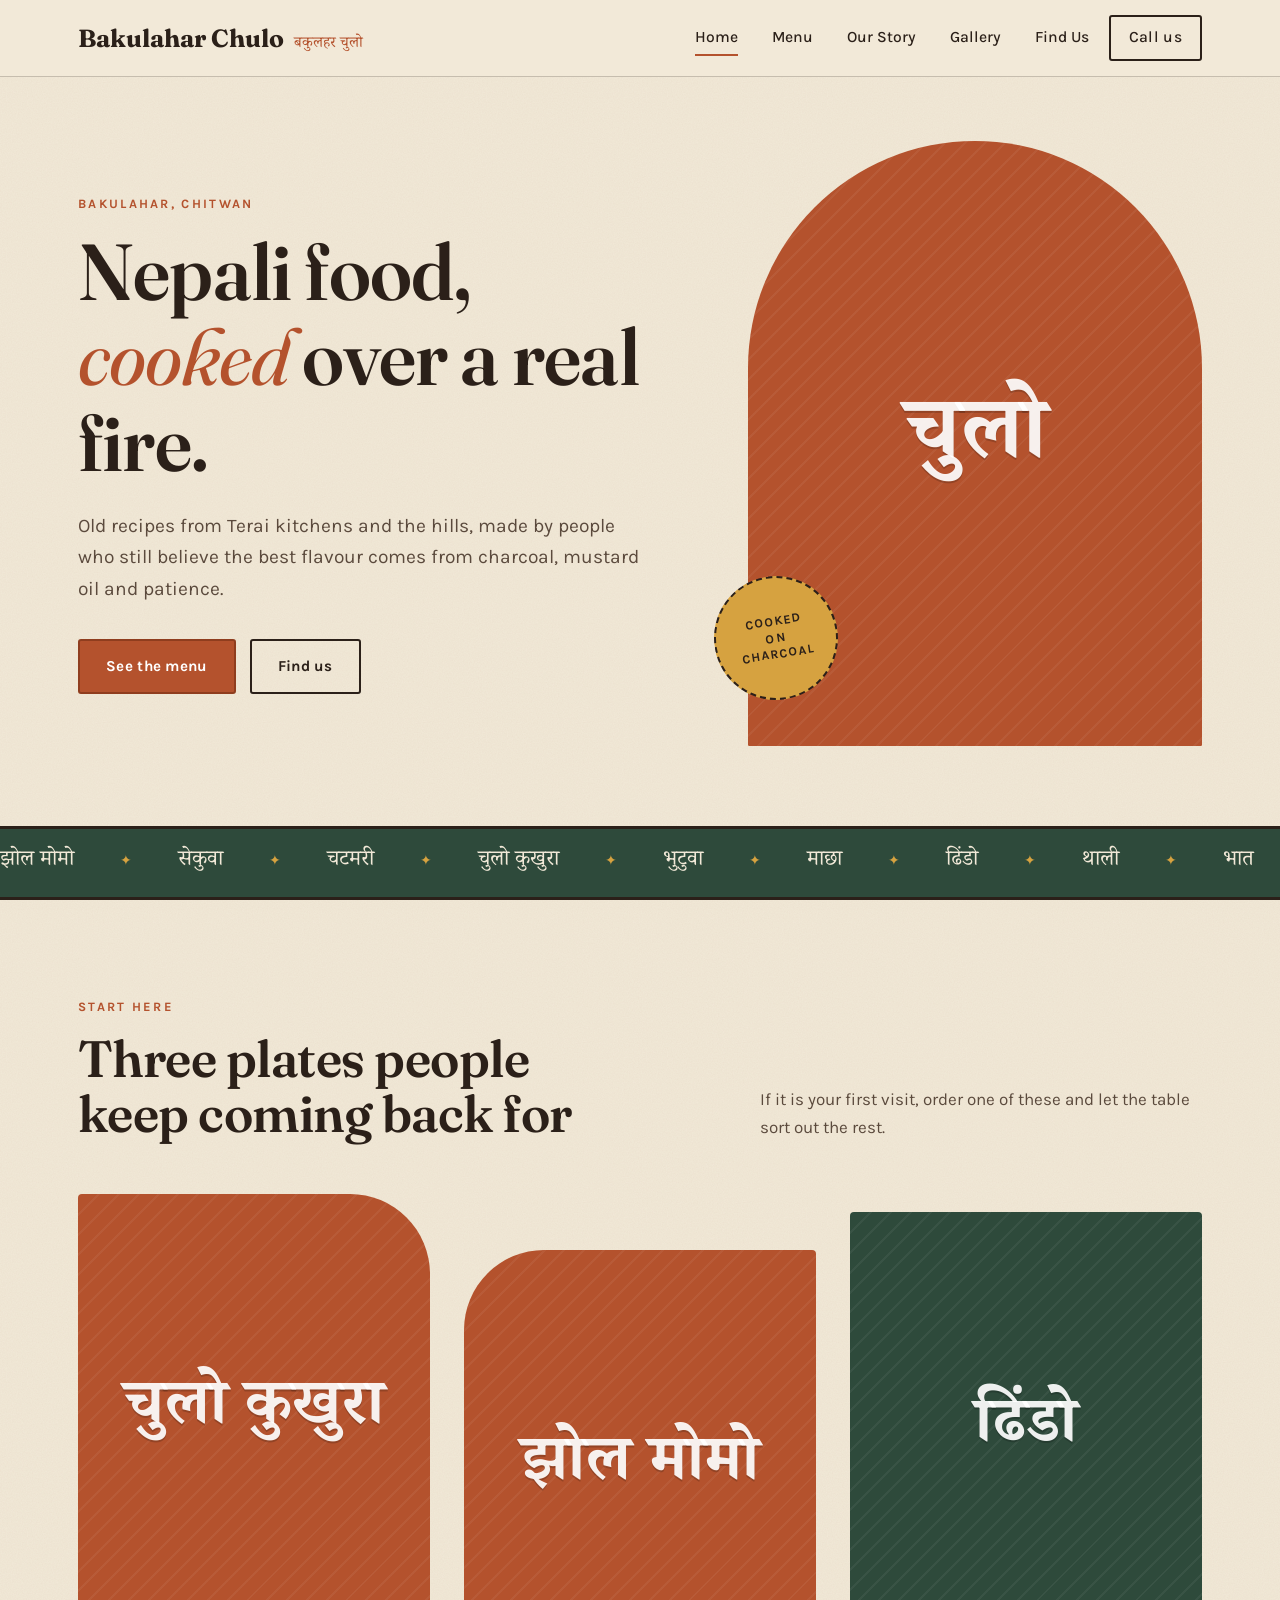
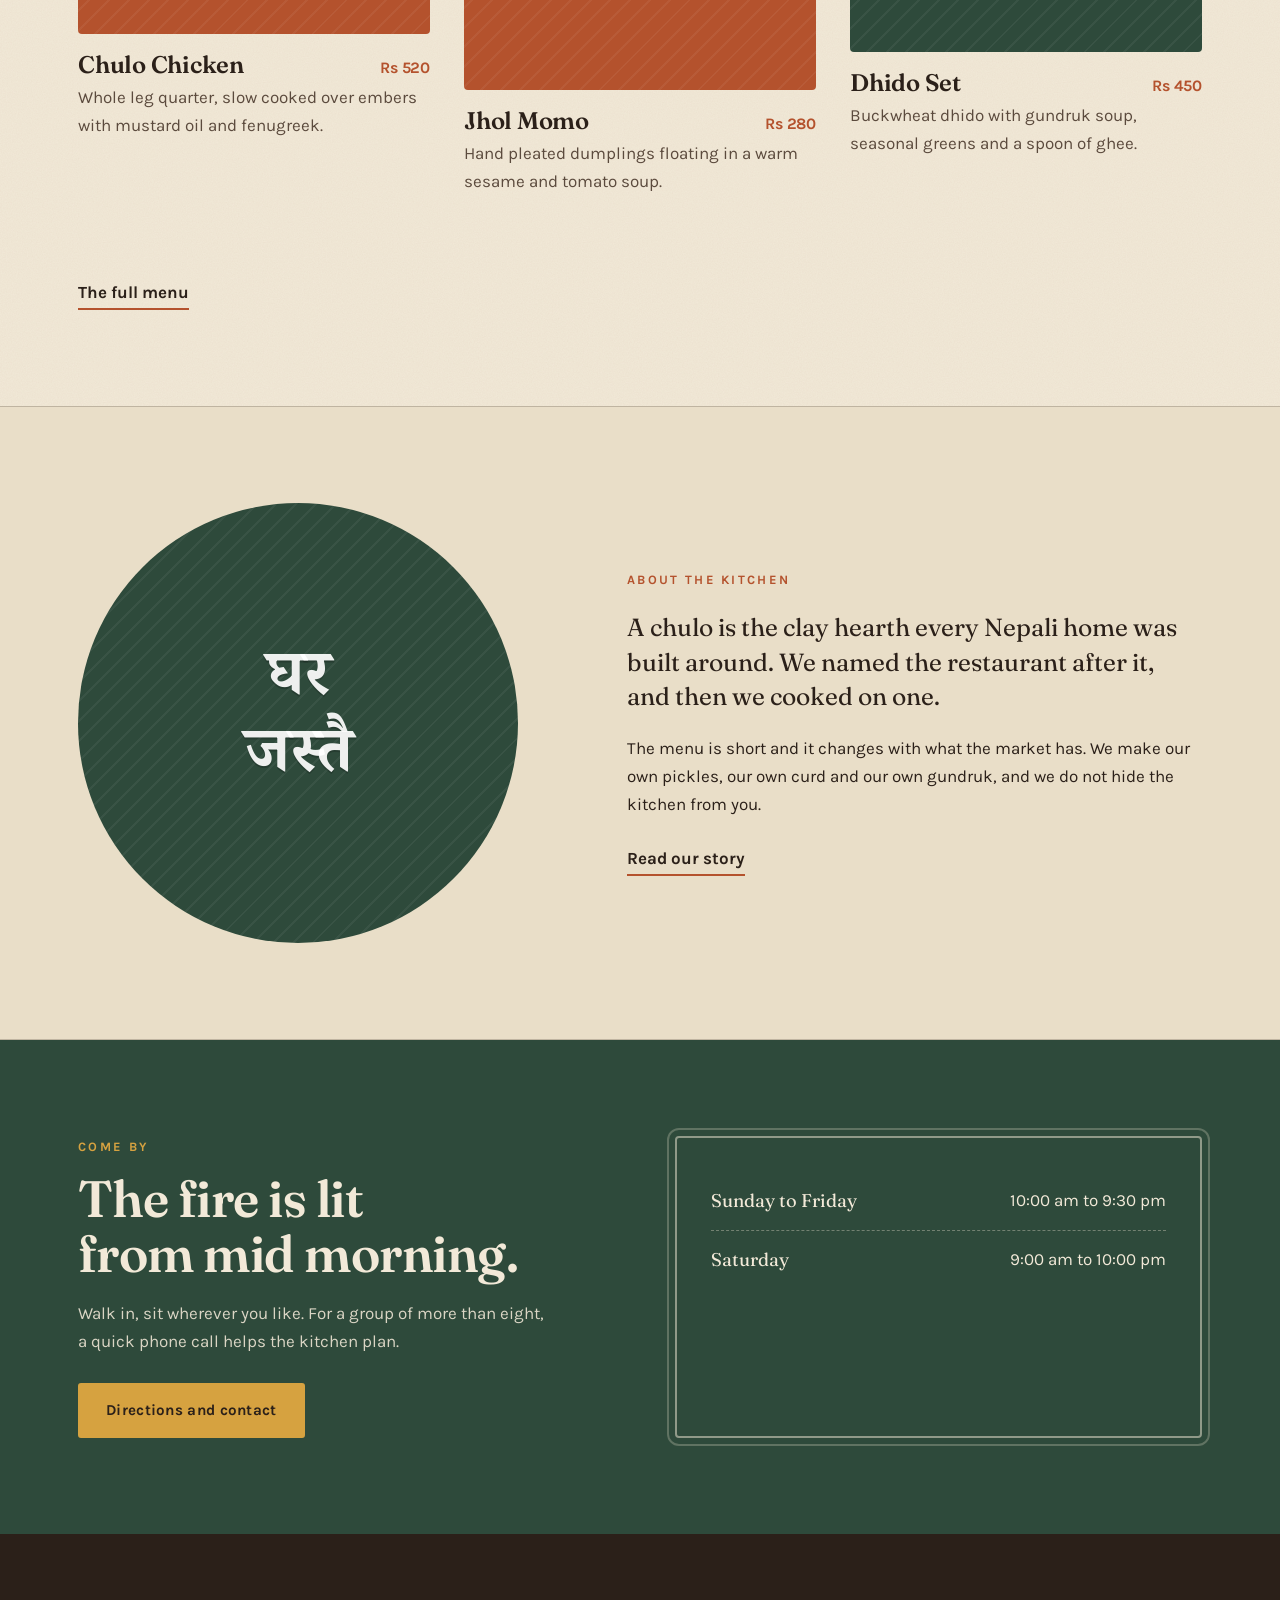
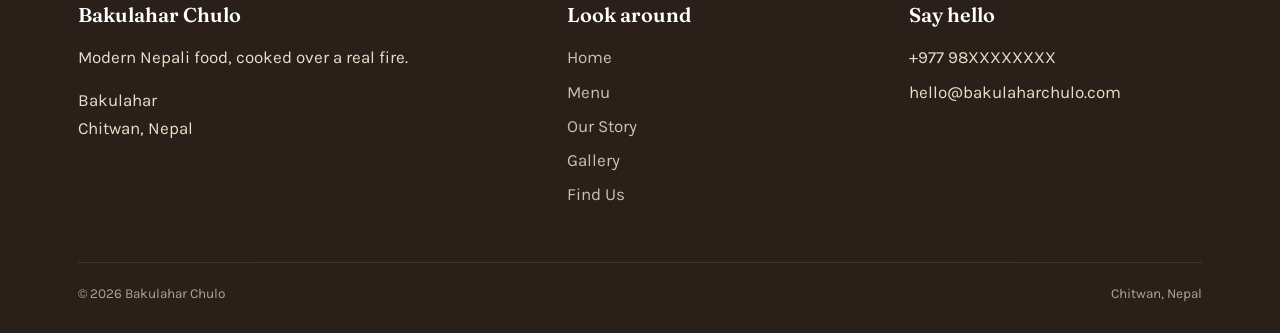
<file: preview-single-file.html>
<!DOCTYPE html><html lang="en"><head><meta charset="utf-8"><meta name="viewport" content="width=device-width, initial-scale=1">
<title>Bakulahar Chulo | Modern Nepali food in Chitwan</title><style>
@import url('https://fonts.googleapis.com/css2?family=Fraunces:ital,opsz,wght@0,9..144,400;0,9..144,600;0,9..144,700;1,9..144,400&family=Karla:wght@400;500;700&family=Noto+Serif+Devanagari:wght@500;700&display=swap');

:root {
  --paper: #f2e9d8;
  --paper-2: #e9dec8;
  --ink: #2b2019;
  --ink-soft: #5b4a3d;
  --terra: #b4522d;
  --terra-dk: #8f3d1e;
  --green: #2e4a3b;
  --green-dk: #213629;
  --mustard: #d6a240;
  --line: rgba(43, 32, 25, .22);
  --serif: 'Fraunces', Georgia, serif;
  --sans: 'Karla', system-ui, sans-serif;
  --deva: 'Noto Serif Devanagari', serif;
  --wrap: 1180px;
}

* { box-sizing: border-box; margin: 0; padding: 0; }
html { scroll-behavior: smooth; }
body {
  font-family: var(--sans);
  font-size: 17px;
  line-height: 1.65;
  color: var(--ink);
  background-color: var(--paper);
  background-image: url("data:image/svg+xml;utf8,<svg xmlns='http://www.w3.org/2000/svg' width='160' height='160'><filter id='n'><feTurbulence type='fractalNoise' baseFrequency='.8' numOctaves='2' stitchTiles='stitch'/><feColorMatrix values='0 0 0 0 .3  0 0 0 0 .2  0 0 0 0 .1  0 0 0 .07 0'/></filter><rect width='100%' height='100%' filter='url(%23n)'/></svg>");
}
img { max-width: 100%; display: block; }
a { color: inherit; }
.wrap { max-width: var(--wrap); margin: 0 auto; padding: 0 28px; }

h1, h2, h3 { font-family: var(--serif); font-weight: 600; line-height: 1.08; letter-spacing: -.01em; }
h1 { font-size: clamp(2.8rem, 6.2vw, 5.4rem); }
h2 { font-size: clamp(2rem, 4vw, 3.2rem); }
h3 { font-size: 1.5rem; }
em { font-style: italic; font-weight: 400; }
.eyebrow { font-size: .8rem; letter-spacing: .18em; text-transform: uppercase; font-weight: 700; color: var(--terra); margin-bottom: 14px; display: block; }
.deva { font-family: var(--deva); }

/* ---------- header ---------- */
.site-head { position: sticky; top: 0; z-index: 50; background: var(--paper); border-bottom: 1px solid var(--line); }
.site-head .wrap { display: flex; align-items: center; justify-content: space-between; height: 76px; }
.brand { text-decoration: none; display: flex; align-items: baseline; gap: 10px; }
.brand b { font-family: var(--serif); font-size: 1.55rem; font-weight: 700; }
.brand span { font-family: var(--deva); font-size: .95rem; color: var(--terra); }
.nav { display: flex; gap: 6px; align-items: center; }
.nav a { text-decoration: none; padding: 8px 14px; font-weight: 500; font-size: .98rem; position: relative; }
.nav a:not(.btn)::after { content: ""; position: absolute; left: 14px; right: 14px; bottom: 3px; height: 2px; background: var(--terra); transform: scaleX(0); transform-origin: left; transition: transform .25s; }
.nav a:not(.btn):hover::after, .nav a.on::after { transform: scaleX(1); }
.burger { display: none; background: none; border: 1px solid var(--ink); border-radius: 4px; padding: 8px 12px; font: inherit; cursor: pointer; }

.btn { display: inline-block; text-decoration: none; padding: 13px 26px; border: 2px solid var(--ink); font-weight: 700; font-size: .95rem; letter-spacing: .02em; border-radius: 3px; transition: transform .15s, box-shadow .15s, background .15s; background: transparent; cursor: pointer; font-family: var(--sans); }
.btn:hover { transform: translate(-2px, -2px); box-shadow: 3px 3px 0 var(--ink); }
.btn.solid { background: var(--terra); border-color: var(--terra-dk); color: #fff; }
.btn.solid:hover { box-shadow: 3px 3px 0 var(--terra-dk); }
.btn.sm { padding: 8px 18px; }

/* ---------- placeholder art tiles ---------- */
.tile { position: relative; display: flex; align-items: center; justify-content: center; overflow: hidden; color: rgba(255,255,255,.92); }
.tile::before { content: ""; position: absolute; inset: 0; background: repeating-linear-gradient(135deg, rgba(255,255,255,.05) 0 2px, transparent 2px 14px); }
.tile .g { font-family: var(--deva); font-weight: 700; font-size: clamp(2rem, 5vw, 4rem); position: relative; text-align: center; line-height: 1.2; padding: 0 10px; text-shadow: 0 2px 0 rgba(0,0,0,.18); }
.tile img { position: absolute; inset: 0; width: 100%; height: 100%; object-fit: cover; }
.tone-terra { background: var(--terra); }
.tone-green { background: var(--green); }
.tone-mustard { background: var(--mustard); color: var(--ink); }
.tone-mustard .g { text-shadow: none; }
.tile .cap { position: absolute; left: 12px; bottom: 10px; font-size: .78rem; letter-spacing: .08em; text-transform: uppercase; font-weight: 700; opacity: .85; }

/* ---------- home hero ---------- */
.hero { padding: 64px 0 80px; }
.hero .wrap { display: grid; grid-template-columns: 1.15fr .85fr; gap: 56px; align-items: center; }
.hero h1 em { color: var(--terra); }
.hero p.lead { font-size: 1.2rem; max-width: 30em; margin: 24px 0 34px; color: var(--ink-soft); }
.hero .cta { display: flex; gap: 14px; flex-wrap: wrap; }
.hero-art { position: relative; }
.arch { border-radius: 999px 999px 6px 6px; aspect-ratio: 3/4; width: 100%; }
.arch .g { font-size: clamp(3rem, 7vw, 5.5rem); }
.stamp { position: absolute; left: -34px; bottom: 46px; width: 124px; height: 124px; border-radius: 50%; background: var(--mustard); color: var(--ink); display: flex; align-items: center; justify-content: center; text-align: center; font-weight: 700; font-size: .78rem; letter-spacing: .1em; text-transform: uppercase; line-height: 1.35; transform: rotate(-9deg); border: 2px dashed var(--ink); }

.strip { background: var(--green); color: var(--paper); overflow: hidden; border-block: 3px solid var(--ink); }
.strip div { display: flex; gap: 46px; padding: 16px 0; white-space: nowrap; width: max-content; animation: slide 38s linear infinite; font-family: var(--deva); font-size: 1.35rem; }
.strip span::after { content: "✦"; margin-left: 46px; color: var(--mustard); font-size: .9rem; }
@keyframes slide { to { transform: translateX(-50%); } }

/* ---------- home sections ---------- */
section.block { padding: 96px 0; }
.sec-head { display: flex; justify-content: space-between; align-items: end; gap: 30px; margin-bottom: 52px; flex-wrap: wrap; }
.sec-head p { max-width: 26em; color: var(--ink-soft); }

.picks { display: grid; grid-template-columns: repeat(3, 1fr); gap: 34px; align-items: start; }
.pick { text-decoration: none; display: block; }
.pick:nth-child(2) { margin-top: 56px; }
.pick:nth-child(3) { margin-top: 18px; }
.pick .tile { aspect-ratio: 4/5; border-radius: 4px; transition: transform .3s; }
.pick:nth-child(1) .tile { border-radius: 4px 80px 4px 4px; }
.pick:nth-child(2) .tile { border-radius: 80px 4px 4px 4px; }
.pick:hover .tile { transform: rotate(-1.2deg) scale(1.02); }
.pick h3 { margin-top: 18px; display: flex; justify-content: space-between; gap: 10px; align-items: baseline; }
.pick h3 small { font-family: var(--sans); font-size: 1rem; font-weight: 700; color: var(--terra); }
.pick p { color: var(--ink-soft); margin-top: 6px; }

.story { background: var(--paper-2); border-block: 1px solid var(--line); }
.story .wrap { display: grid; grid-template-columns: 1fr 1.2fr; gap: 70px; align-items: center; }
.story .tile { aspect-ratio: 1; border-radius: 50%; max-width: 440px; }
.story p { margin-top: 20px; max-width: 34em; }
.story p.big { font-family: var(--serif); font-size: 1.55rem; line-height: 1.4; font-weight: 400; }
.link-arrow { display: inline-block; margin-top: 26px; font-weight: 700; text-decoration: none; border-bottom: 2px solid var(--terra); padding-bottom: 2px; }
.link-arrow:hover { color: var(--terra); }

.visit { background: var(--green); color: var(--paper); }
.visit .wrap { display: grid; grid-template-columns: 1fr 1fr; gap: 70px; }
.visit .eyebrow { color: var(--mustard); }
.board { border: 2px solid rgba(242,233,216,.5); padding: 34px; border-radius: 4px; outline: 2px solid rgba(242,233,216,.25); outline-offset: 6px; }
.board dl div { display: flex; justify-content: space-between; padding: 14px 0; border-bottom: 1px dashed rgba(242,233,216,.35); gap: 20px; }
.board dl div:last-child { border: 0; }
.board dt { font-family: var(--serif); font-size: 1.15rem; }
.visit p { margin: 18px 0 28px; opacity: .88; max-width: 28em; }
.visit .btn { border-color: var(--paper); color: var(--paper); }
.visit .btn:hover { box-shadow: 3px 3px 0 var(--paper); }
.visit .btn.solid { background: var(--mustard); color: var(--ink); border-color: var(--mustard); }

/* ---------- footer ---------- */
.site-foot { background: var(--ink); color: var(--paper-2); padding: 64px 0 28px; }
.site-foot .cols { display: grid; grid-template-columns: 1.5fr 1fr 1fr; gap: 50px; }
.site-foot h4 { font-family: var(--serif); color: #fff; font-size: 1.25rem; margin-bottom: 12px; font-weight: 600; }
.site-foot a { text-decoration: none; opacity: .85; }
.site-foot a:hover { opacity: 1; color: var(--mustard); }
.site-foot li { list-style: none; margin: 6px 0; }
.site-foot .fine { margin-top: 48px; padding-top: 20px; border-top: 1px solid rgba(255,255,255,.15); font-size: .85rem; opacity: .7; display: flex; justify-content: space-between; flex-wrap: wrap; gap: 10px; }

/* ---------- page header (inner pages) ---------- */
.page-top { padding: 70px 0 40px; border-bottom: 1px solid var(--line); }
.page-top .wrap { display: flex; justify-content: space-between; align-items: end; gap: 40px; flex-wrap: wrap; }
.page-top p { max-width: 28em; color: var(--ink-soft); }

/* ---------- about ---------- */
.about-grid { display: grid; grid-template-columns: .9fr 1.1fr; gap: 72px; padding-block: 80px; align-items: start; }
.about-grid .tile { aspect-ratio: 4/5; border-radius: 4px; position: sticky; top: 110px; }
.about-grid .tile.b { aspect-ratio: 16/10; position: static; margin-top: 30px; border-radius: 4px 4px 80px 4px; }
.prose p { margin-bottom: 20px; max-width: 36em; }
.prose p:first-of-type::first-letter { font-family: var(--serif); font-weight: 700; font-size: 4.4rem; float: left; line-height: .8; padding: 8px 12px 0 0; color: var(--terra); }
.rules { background: var(--paper-2); border-block: 1px solid var(--line); padding: 84px 0; }
.rules ol { list-style: none; counter-reset: r; display: grid; grid-template-columns: repeat(3, 1fr); gap: 40px; margin-top: 44px; }
.rules li { counter-increment: r; border-top: 3px solid var(--ink); padding-top: 18px; }
.rules li::before { content: "0" counter(r); font-family: var(--serif); font-size: 3.4rem; color: var(--terra); display: block; line-height: 1; margin-bottom: 10px; }
.rules li h3 { margin-bottom: 8px; }
.rules li p { color: var(--ink-soft); }
.pull { padding: 100px 0; text-align: center; }
.pull blockquote { font-family: var(--serif); font-size: clamp(1.7rem, 3.4vw, 2.6rem); max-width: 22em; margin: 0 auto; line-height: 1.25; font-weight: 400; }
.pull blockquote em { color: var(--terra); }

/* ---------- menu page ---------- */
.menu-tabs { position: sticky; top: 76px; z-index: 40; background: var(--paper); border-bottom: 1px solid var(--line); }
.menu-tabs .wrap { display: flex; gap: 8px; overflow-x: auto; padding-block: 12px; scrollbar-width: none; }
.menu-tabs a { white-space: nowrap; text-decoration: none; padding: 7px 16px; border: 1.5px solid var(--line); border-radius: 40px; font-weight: 500; font-size: .93rem; }
.menu-tabs a:hover, .menu-tabs a.on { background: var(--ink); color: var(--paper); border-color: var(--ink); }
.menu-cat { padding: 64px 0 10px; scroll-margin-top: 140px; }
.menu-cat > .wrap { display: grid; grid-template-columns: 240px 1fr; gap: 56px; }
.menu-cat h2 { font-size: 2.2rem; }
.menu-cat .np { font-family: var(--deva); color: var(--terra); font-size: 1.2rem; margin-top: 6px; }
.dish { display: flex; align-items: baseline; gap: 10px; text-decoration: none; padding: 16px 0; border-bottom: 1px solid var(--line); }
.dish:first-child { padding-top: 0; }
.dish .nm { font-family: var(--serif); font-size: 1.28rem; font-weight: 600; white-space: nowrap; }
.dish .lead-dots { flex: 1; border-bottom: 2px dotted var(--ink-soft); opacity: .45; transform: translateY(-5px); min-width: 20px; }
.dish .pr { font-weight: 700; white-space: nowrap; }
.dish-wrap { display: block; }
.dish-wrap p { font-size: .95rem; color: var(--ink-soft); max-width: 36em; margin-top: -6px; padding-bottom: 14px; }
.dish-item { border-bottom: 1px solid var(--line); padding: 16px 0 14px; text-decoration: none; display: block; }
.dish-item:first-child { padding-top: 0; }
.dish-item .row { display: flex; align-items: baseline; gap: 10px; }
.dish-item .nm { font-family: var(--serif); font-size: 1.28rem; font-weight: 600; }
.dish-item .lead-dots { flex: 1; border-bottom: 2px dotted var(--ink-soft); opacity: .45; transform: translateY(-5px); }
.dish-item .pr { font-weight: 700; }
.dish-item p { font-size: .96rem; color: var(--ink-soft); margin-top: 4px; max-width: 36em; }
.dish-item:hover .nm { color: var(--terra); }
.dish-item .more { font-size: .8rem; letter-spacing: .1em; text-transform: uppercase; color: var(--terra); font-weight: 700; opacity: 0; transition: opacity .2s; }
.dish-item:hover .more { opacity: 1; }
.heat { display: inline-flex; gap: 3px; vertical-align: middle; margin-left: 6px; }
.heat i { width: 7px; height: 7px; border-radius: 50%; background: var(--terra); }
.heat i.off { background: transparent; border: 1px solid var(--ink-soft); opacity: .5; }
.note { text-align: center; color: var(--ink-soft); padding-block: 60px 90px; font-size: .95rem; }

/* ---------- gallery ---------- */
.masonry { columns: 3; column-gap: 22px; padding: 64px 0 100px; }
.masonry figure { break-inside: avoid; margin-bottom: 22px; cursor: zoom-in; }
.masonry .tile { width: 100%; border-radius: 3px; transition: transform .3s; }
.masonry figure:nth-child(3n+1) .tile { border-radius: 3px 40px 3px 3px; }
.masonry figure:nth-child(3n+2) .tile { border-radius: 40px 3px 3px 3px; }
.masonry figure:hover .tile { transform: rotate(-.8deg); }
.masonry figcaption { font-size: .88rem; color: var(--ink-soft); padding: 8px 2px 0; font-style: italic; font-family: var(--serif); }
.lightbox { position: fixed; inset: 0; background: rgba(33,24,18,.92); z-index: 100; display: none; align-items: center; justify-content: center; padding: 30px; }
.lightbox.open { display: flex; }
.lightbox .tile { width: min(760px, 90vw); height: min(70vh, 560px); border-radius: 6px; }
.lightbox button { position: absolute; top: 20px; right: 26px; background: none; border: 0; color: #fff; font-size: 2.2rem; cursor: pointer; }
.lightbox .lb-cap { position: absolute; bottom: 28px; left: 0; right: 0; text-align: center; color: #fff; font-family: var(--serif); font-style: italic; }

/* ---------- contact ---------- */
.contact-grid { display: grid; grid-template-columns: 1fr 1.1fr; gap: 64px; padding-block: 76px 40px; }
.contact-list > div { padding: 24px 0; border-bottom: 1px solid var(--line); display: grid; grid-template-columns: 120px 1fr; gap: 14px; }
.contact-list > div:first-child { padding-top: 0; }
.contact-list h3 { font-family: var(--sans); font-size: .8rem; letter-spacing: .16em; text-transform: uppercase; color: var(--terra); font-weight: 700; padding-top: 5px; }
.contact-list p, .contact-list a { font-size: 1.15rem; font-family: var(--serif); }
.contact-list .btn { margin-top: 14px; font-family: var(--sans); font-size: .92rem; }
.contact-list .btns { grid-column: 2; display: flex; gap: 10px; flex-wrap: wrap; }
.mapbox { border: 2px solid var(--ink); border-radius: 4px; overflow: hidden; min-height: 460px; box-shadow: 10px 10px 0 var(--green); background: var(--paper-2); }
.mapbox iframe { width: 100%; height: 100%; min-height: 460px; border: 0; filter: sepia(.35) saturate(.85); }
.getting { padding-block: 30px 100px; }
.getting .cols { display: grid; grid-template-columns: repeat(3, 1fr); gap: 34px; margin-top: 30px; }
.getting .cols div { background: var(--paper-2); padding: 26px; border-radius: 4px; border-left: 4px solid var(--mustard); }
.getting h3 { font-size: 1.2rem; margin-bottom: 8px; }
.getting p { color: var(--ink-soft); font-size: .98rem; }

/* ---------- item detail ---------- */
.crumbs { padding: 28px 0 0; font-size: .9rem; color: var(--ink-soft); }
.crumbs a { text-decoration: none; border-bottom: 1px solid var(--line); }
.item { display: grid; grid-template-columns: 1.05fr 1fr; gap: 70px; padding: 36px 0 90px; align-items: start; }
.item .tile { aspect-ratio: 1; border-radius: 6px 120px 6px 6px; position: sticky; top: 110px; }
.item .tile .g { font-size: clamp(3rem, 7vw, 5.5rem); }
.item h1 { font-size: clamp(2.4rem, 4.8vw, 4rem); margin-bottom: 12px; }
.item .meta { display: flex; gap: 22px; align-items: center; margin: 18px 0 26px; flex-wrap: wrap; }
.item .price { font-family: var(--serif); font-size: 2rem; font-weight: 600; color: var(--terra); }
.item .price small { font-size: .9rem; font-family: var(--sans); color: var(--ink-soft); font-weight: 400; margin-right: 4px; }
.item .spice { font-size: .85rem; letter-spacing: .08em; text-transform: uppercase; font-weight: 700; padding: 6px 12px; border: 1.5px solid var(--ink); border-radius: 30px; }
.item .intro { font-size: 1.2rem; font-family: var(--serif); line-height: 1.45; margin-bottom: 22px; }
.item h2 { font-size: 1.4rem; margin: 34px 0 12px; }
.inside li { list-style: none; padding: 9px 0 9px 26px; border-bottom: 1px dashed var(--line); position: relative; }
.inside li::before { content: "✦"; position: absolute; left: 0; color: var(--mustard); font-size: .8rem; top: 13px; }
.pairs { display: grid; grid-template-columns: 1fr 1fr; gap: 16px; margin-top: 8px; }
.pairs a { display: flex; align-items: center; gap: 14px; text-decoration: none; border: 1.5px solid var(--ink); padding: 10px 14px 10px 10px; border-radius: 4px; transition: transform .15s, box-shadow .15s; }
.pairs a:hover { transform: translate(-2px,-2px); box-shadow: 3px 3px 0 var(--ink); }
.pairs .tile { width: 52px; height: 52px; border-radius: 50%; flex: none; }
.pairs .tile .g { font-size: .8rem; padding: 0; }
.pairs b { font-family: var(--serif); display: block; line-height: 1.2; }
.pairs span { font-size: .85rem; color: var(--ink-soft); }
.pn { display: flex; justify-content: space-between; border-top: 1px solid var(--line); padding: 28px 0 70px; gap: 20px; }
.pn a { text-decoration: none; font-family: var(--serif); font-size: 1.2rem; max-width: 45%; }
.pn a small { display: block; font-family: var(--sans); font-size: .78rem; letter-spacing: .14em; text-transform: uppercase; color: var(--terra); font-weight: 700; }
.pn a:hover b { text-decoration: underline; }
.pn .r { text-align: right; margin-left: auto; }

/* ---------- responsive ---------- */
@media (max-width: 920px) {
  .hero .wrap, .story .wrap, .visit .wrap, .about-grid, .contact-grid, .item { grid-template-columns: 1fr; gap: 40px; }
  .picks { grid-template-columns: 1fr; }
  .pick:nth-child(n) { margin-top: 0; }
  .stamp { left: 10px; }
  .menu-cat > .wrap { grid-template-columns: 1fr; gap: 20px; }
  .rules ol, .getting .cols { grid-template-columns: 1fr; }
  .masonry { columns: 2; }
  .about-grid .tile, .item .tile { position: static; }
  .site-foot .cols { grid-template-columns: 1fr; gap: 30px; }
  .story .tile { max-width: 320px; }
  .burger { display: block; }
  .nav { position: absolute; top: 76px; left: 0; right: 0; background: var(--paper); flex-direction: column; align-items: stretch; padding: 10px 28px 24px; border-bottom: 1px solid var(--line); display: none; }
  .nav.open { display: flex; }
  .nav a { padding: 14px 0; border-bottom: 1px solid var(--line); }
  .nav a::after { display: none; }
  .nav .btn { margin-top: 12px; text-align: center; }
}
@media (max-width: 560px) {
  body { font-size: 16px; }
  .masonry { columns: 1; }
  .contact-list > div { grid-template-columns: 1fr; gap: 4px; }
  .contact-list .btns { grid-column: 1; }
  .pairs { grid-template-columns: 1fr; }
  .brand span { display: none; }
}
@media (prefers-reduced-motion: reduce) { .strip div { animation: none; } * { transition: none !important; } }


.mapcard{display:flex;align-items:center;justify-content:center;text-align:center;padding:40px;background:
 repeating-linear-gradient(0deg,rgba(43,32,25,.06) 0 1px,transparent 1px 38px),repeating-linear-gradient(90deg,rgba(43,32,25,.06) 0 1px,transparent 1px 38px),var(--paper-2)}
.mapcard h3{margin-bottom:10px}.mapcard p{max-width:22em;margin:0 auto 22px;color:var(--ink-soft)}
.view{display:none}.view.show{display:block}

</style></head><body>
<div id="site-head"></div>
<div class="view" id="v-home"><section class="hero">
  <div class="wrap">
    <div>
      <span class="eyebrow">Bakulahar, Chitwan</span>
      <h1>Nepali food, <em>cooked</em> over a real fire.</h1>
      <p class="lead">Old recipes from Terai kitchens and the hills, made by people who still believe the best flavour comes from charcoal, mustard oil and patience.</p>
      <div class="cta">
        <a class="btn solid" href="#menu">See the menu</a>
        <a class="btn" href="#contact">Find us</a>
      </div>
    </div>
    <div class="hero-art">
      <div class="tile tone-terra arch"><span class="g">चुलो</span></div>
      <div class="stamp">Cooked<br>on<br>charcoal</div>
    </div>
  </div>
</section>

<div class="strip" id="strip" aria-hidden="true"></div>

<section class="block">
  <div class="wrap">
    <div class="sec-head">
      <div><span class="eyebrow">Start here</span><h2>Three plates people<br>keep coming back for</h2></div>
      <p>If it is your first visit, order one of these and let the table sort out the rest.</p>
    </div>
    <div class="picks" id="picks"></div>
    <p style="margin-top:56px"><a class="link-arrow" href="#menu">The full menu</a></p>
  </div>
</section>

<section class="block story">
  <div class="wrap">
    <div class="tile tone-green"><span class="g">घर<br>जस्तै</span></div>
    <div>
      <span class="eyebrow">About the kitchen</span>
      <p class="big">A chulo is the clay hearth every Nepali home was built around. We named the restaurant after it, and then we cooked on one.</p>
      <p>The menu is short and it changes with what the market has. We make our own pickles, our own curd and our own gundruk, and we do not hide the kitchen from you.</p>
      <a class="link-arrow" href="#about">Read our story</a>
    </div>
  </div>
</section>

<section class="block visit">
  <div class="wrap">
    <div>
      <span class="eyebrow">Come by</span>
      <h2>The fire is lit<br>from mid morning.</h2>
      <p>Walk in, sit wherever you like. For a group of more than eight, a quick phone call helps the kitchen plan.</p>
      <a class="btn solid" href="#contact">Directions and contact</a>
    </div>
    <div class="board"><dl data-hours></dl></div>
  </div>
</section></div>
<div class="view" id="v-menu"><div class="page-top"><div class="wrap">
  <div><span class="eyebrow">What we cook</span><h1>The Menu</h1></div>
  <p>Tap any dish to see what goes into it. Prices are in Nepali rupees. Ask us about spice, we can go either way.</p>
</div></div>
<div class="menu-tabs" id="menu-tabs"></div>
<div id="menu-root"></div>
<p class="note wrap">Prices and dishes may change with the season. Some dishes can be made vegetarian, just ask.</p></div>
<div class="view" id="v-about"><div class="page-top"><div class="wrap">
  <div><span class="eyebrow">Our story</span><h1>Started at<br>a hearth.</h1></div>
  <p>A small restaurant in Bakulahar with a big opinion about charcoal.</p>
</div></div>

<div class="wrap about-grid">
  <div>
    <div class="tile tone-terra"><span class="g">आगो</span></div>
  </div>
  <div class="prose">
    <p>Growing up around Chitwan, the best meals were never in restaurants. They were at somebody's aunt's house, on a clay chulo, with a pot that had been used for thirty years and a cook who never measured anything.</p>
    <p>We wanted to bring that table to the road. Not a museum version of Nepali food, and not a fusion menu with a Nepali name stuck on it. Just the dishes we grew up with, cooked with a bit more care and served with a bit more light.</p>
    <p>That is why the kitchen is built around a real wood and charcoal hearth. It is slower, hotter and harder to control than gas. It is also the only way to get the skin on the chulo chicken right, and the only way to get the smoke into the sekuwa.</p>
    <p>We buy from farms and markets close by wherever we can. The curd comes from a neighbour. The greens come from the field behind the kitchen when the season allows. When something is not good that week, it comes off the menu.</p>
    <div class="tile tone-green b"><span class="g">भान्सा</span></div>
  </div>
</div>

<section class="rules">
  <div class="wrap">
    <span class="eyebrow">House rules</span>
    <h2>Three things we<br>will not change</h2>
    <ol>
      <li><h3>Fire, not shortcuts</h3><p>If a dish is meant to be cooked over coals, it is cooked over coals. No smoke flavouring, no tricks.</p></li>
      <li><h3>Make it ourselves</h3><p>Pickles, curd, gundruk, spice blends. Anything we can make in the kitchen, we do.</p></li>
      <li><h3>Feed people properly</h3><p>Dal refills are free. Portions are generous. Nobody leaves hungry, and nobody gets rushed.</p></li>
    </ol>
  </div>
</section>

<section class="pull"><div class="wrap">
  <blockquote>Good food is mostly <em>time</em>, a hot fire, and someone who cares whether you finish your plate.</blockquote>
</div></section></div>
<div class="view" id="v-gallery"><div class="page-top"><div class="wrap">
  <div><span class="eyebrow">A look inside</span><h1>Gallery</h1></div>
  <p>The kitchen before service, the plates as they leave it, and the garden at the back.</p>
</div></div>
<div class="wrap"><div class="masonry" id="gallery-root"></div></div>
<div class="lightbox" id="lightbox"><button aria-label="Close">&times;</button><div class="slot"></div><div class="lb-cap"></div></div></div>
<div class="view" id="v-contact"><div class="page-top"><div class="wrap">
  <div><span class="eyebrow">Come and eat</span><h1>Find us</h1></div>
  <p>We are easiest to reach by phone. If you are driving, the map below will get you to the door.</p>
</div></div>

<div class="wrap contact-grid">
  <div class="contact-list">
    <div><h3>Address</h3><div><p id="addr">Bakulahar<br>Chitwan, Nepal</p></div>
      <div class="btns"><a class="btn solid sm" data-directions href="#" target="_blank" rel="noopener">Get directions</a></div></div>
    <div><h3>Phone</h3><div><p><a href="tel:+97798XXXXXXXX">+977 98XXXXXXXX</a></p></div>
      <div class="btns"><a class="btn sm" href="tel:+97798XXXXXXXX">Call now</a></div></div>
    <div><h3>Email</h3><div><p><a href="mailto:hello@bakulaharchulo.com">hello@bakulaharchulo.com</a></p></div></div>
    <div><h3>Hours</h3><div><dl data-hours style="font-family:var(--serif);font-size:1.15rem"></dl></div></div>
  </div>
  <div class="mapbox mapcard"><div><span class="eyebrow">On the map</span><h3>Bakulahar, Chitwan</h3><p>Open the live map for turn by turn directions from wherever you are.</p><a class="btn solid" data-directions href="#" target="_blank" rel="noopener">Open in Google Maps</a></div></div>
</div>

<section class="getting wrap">
  <h2>Getting here</h2>
  <div class="cols">
    <div><h3>By car or bike</h3><p>Parking is available beside the restaurant. Evenings fill up, so come a little early at weekends.</p></div>
    <div><h3>Coming from the park</h3><p>We are a short ride from the main tourist strip. Any local driver will know Bakulahar.</p></div>
    <div><h3>Groups and events</h3><p>Planning a family meal or a small celebration? Call us a day ahead and we will set up the long table.</p></div>
  </div>
</section></div>
<div class="view" id="v-item"><main id="item-root"></main></div>
<div id="site-foot"></div><script>/* Edit this file to change the restaurant details and the whole menu.
   Every page reads from here. Add "img": "assets/photos/xyz.jpg" to an item to show a real photo. */

window.SITE = {
  name: "Bakulahar Chulo",
  short: "Chulo",
  tagline: "Modern Nepali food, cooked over a real fire.",
  phone: "+977 98XXXXXXXX",
  phoneRaw: "+97798XXXXXXXX",
  email: "hello@bakulaharchulo.com",
  address: ["Bakulahar", "Chitwan, Nepal"],
  mapQuery: "Bakulahar, Chitwan, Nepal",
  hours: [
    ["Sunday to Friday", "10:00 am to 9:30 pm"],
    ["Saturday", "9:00 am to 10:00 pm"]
  ],
  social: { instagram: "#", facebook: "#" }
};

window.CATEGORIES = [
  { id: "starters", name: "Starters", np: "सुरुवात" },
  { id: "chulo", name: "From the Chulo", np: "चुलोबाट" },
  { id: "thali", name: "Thali and Sets", np: "थाली" },
  { id: "sides", name: "Sides", np: "साइड" },
  { id: "sweet", name: "Something Sweet", np: "गुलियो" },
  { id: "drinks", name: "Drinks", np: "पेय" }
];

/* spice: 0 to 3.  glyph is the Nepali word shown on the placeholder tile. */
window.MENU = [
  {
    id: "buff-momo", cat: "starters", name: "Jhol Momo", glyph: "झोल मोमो", price: 280, spice: 2, tone: "terra",
    desc: "Hand pleated dumplings floating in a warm sesame and tomato soup.",
    story: "The jhol is made fresh each morning from roasted tomato, sesame, timur and a little roasted soybean flour. The dumplings are folded to order, so they arrive soft, never dried out.",
    inside: ["Minced filling, chicken or vegetable", "Roasted sesame and tomato jhol", "Timur (Sichuan pepper)", "Fresh coriander"],
    pair: ["spiced-chiya", "achar-plate"]
  },
  {
    id: "sekuwa-skewers", cat: "starters", name: "Sekuwa Skewers", glyph: "सेकुवा", price: 340, spice: 2, tone: "green",
    desc: "Marinated pieces roasted on the open charcoal, finished with lemon and onion.",
    story: "Sekuwa is a street food at heart. We keep the marinade short and honest: ginger, garlic, mustard oil, cumin and a little chili. The charcoal does the rest.",
    inside: ["Ginger and garlic marinade", "Mustard oil", "Charred onion and lemon", "Mint chutney on the side"],
    pair: ["aila-shot", "dhido-set"]
  },
  {
    id: "chatamari", cat: "starters", name: "Chatamari", glyph: "चटमरी", price: 260, spice: 1, tone: "mustard",
    desc: "A thin rice crepe from the Newari kitchen, topped with minced meat and egg.",
    story: "People call it Nepali pizza, which sells it short. The rice batter is spread thin and cooked on a flat griddle until the edges go lacy.",
    inside: ["Rice flour crepe", "Spiced minced topping", "Egg", "Fresh tomato and coriander"],
    pair: ["spiced-chiya", "achar-plate"]
  },
  {
    id: "chulo-chicken", cat: "chulo", name: "Chulo Chicken", glyph: "चुलो कुखुरा", price: 520, spice: 2, tone: "terra",
    desc: "Whole leg quarter, slow cooked over embers with mustard oil and fenugreek.",
    story: "This is the dish the restaurant is named after. It sits on the coals for close to an hour, turned by hand, until the skin is dark and the meat comes off the bone without a fight.",
    inside: ["Free range chicken leg quarter", "Mustard oil and fenugreek", "Garlic, ginger, black cardamom", "Served with roasted potato"],
    pair: ["dhido-set", "aila-shot"]
  },
  {
    id: "wild-boar-curry", cat: "chulo", name: "Pork Bhutuwa", glyph: "भुटुवा", price: 560, spice: 3, tone: "green",
    desc: "Dry fried pork with whole spices, ginger and green chili. Not a shy dish.",
    story: "Bhutuwa means fried, and it is cooked hot and fast in an iron kadai. The ginger goes in late so it stays sharp.",
    inside: ["Pork belly", "Ginger and green chili", "Timur and cumin", "Spring onion"],
    pair: ["steamed-rice", "aila-shot"]
  },
  {
    id: "fish-tarkari", cat: "chulo", name: "River Fish Tarkari", glyph: "माछा", price: 480, spice: 2, tone: "mustard",
    desc: "Fresh water fish in a turmeric and tomato gravy, the way it is cooked in Terai homes.",
    story: "A lighter curry with a bit of sourness from tomato and a squeeze of lemon at the end. Best eaten with plain rice and something fried on the side.",
    inside: ["Fresh water fish", "Turmeric and tomato gravy", "Methi and mustard seeds", "Lemon"],
    pair: ["steamed-rice", "papad-crunch"]
  },
  {
    id: "dhido-set", cat: "thali", name: "Dhido Set", glyph: "ढिंडो", price: 450, spice: 1, tone: "green",
    desc: "Buckwheat dhido with gundruk soup, seasonal greens and a spoon of ghee.",
    story: "Dhido is stirred in a pot until it turns thick and glossy, and it is meant to be eaten with your hand. Gundruk is fermented greens, tangy and deep, and we make ours in house.",
    inside: ["Buckwheat dhido", "Gundruk soup", "Seasonal saag", "Ghee, achar and a boiled egg"],
    pair: ["spiced-chiya", "achar-plate"]
  },
  {
    id: "thakali-thali", cat: "thali", name: "Bakulahar Thali", glyph: "थाली", price: 620, spice: 2, tone: "terra",
    desc: "Rice, dal, two curries, saag, papad and achar on a steel plate. Refills of dal are free.",
    story: "The one to order if it is your first visit. Everything on the plate changes slightly with the season, but the dal never does.",
    inside: ["Steamed rice", "Black lentil dal", "Chicken or vegetable curry", "Saag, papad, pickles"],
    pair: ["lassi", "papad-crunch"]
  },
  {
    id: "steamed-rice", cat: "sides", name: "Steamed Rice", glyph: "भात", price: 90, spice: 0, tone: "mustard",
    desc: "Local rice, cooked fresh and kept warm.",
    story: "Simple on purpose. A bowl of rice is what lets the curries speak.",
    inside: ["Local rice"],
    pair: ["fish-tarkari", "wild-boar-curry"]
  },
  {
    id: "achar-plate", cat: "sides", name: "Achar Plate", glyph: "अचार", price: 140, spice: 2, tone: "terra",
    desc: "Three house pickles: tomato, radish and sesame with timur.",
    story: "A small plate, but people argue over it. Ask for the extra one if you like heat.",
    inside: ["Tomato achar", "Radish achar", "Sesame and timur achar"],
    pair: ["dhido-set", "buff-momo"]
  },
  {
    id: "papad-crunch", cat: "sides", name: "Masala Papad", glyph: "पापड", price: 110, spice: 1, tone: "green",
    desc: "Crisp papad with chopped onion, tomato and coriander.",
    story: "A table opener, mostly. It disappears faster than the rest.",
    inside: ["Roasted papad", "Onion, tomato, coriander", "Lemon and chaat masala"],
    pair: ["lassi", "fish-tarkari"]
  },
  {
    id: "sel-roti", cat: "sweet", name: "Sel Roti and Kheer", glyph: "सेल रोटी", price: 240, spice: 0, tone: "mustard",
    desc: "A ring of sweet rice bread, fried golden, with a small bowl of rice pudding.",
    story: "Sel roti is a festival food, made at Tihar and weddings. We make it every day because it seemed unfair to wait.",
    inside: ["Rice flour sel roti", "Cardamom kheer", "Crushed pistachio"],
    pair: ["spiced-chiya"]
  },
  {
    id: "juju-dhau", cat: "sweet", name: "Juju Dhau", glyph: "जुजु धौ", price: 200, spice: 0, tone: "terra",
    desc: "Thick, set curd in a clay pot, sweet and slightly caramelised.",
    story: "The king of curds, from Bhaktapur. Ours is set in small clay pots and eaten with a spoon you will not want to put down.",
    inside: ["Buffalo milk curd", "Sugar", "Cardamom"],
    pair: ["spiced-chiya"]
  },
  {
    id: "spiced-chiya", cat: "drinks", name: "Masala Chiya", glyph: "चिया", price: 90, spice: 1, tone: "mustard",
    desc: "Milk tea boiled with ginger, cardamom and black pepper.",
    story: "We boil it properly, on the stove, for as long as it takes.",
    inside: ["Tea leaves", "Milk", "Ginger, cardamom, black pepper"],
    pair: ["sel-roti", "chatamari"]
  },
  {
    id: "lassi", cat: "drinks", name: "Chulo Lassi", glyph: "लस्सी", price: 160, spice: 0, tone: "green",
    desc: "Thick curd lassi, plain, salted or with a spoon of honey.",
    story: "Made from the same curd as the juju dhau, so it is rich and a little sour.",
    inside: ["Fresh curd", "Honey or salt", "Crushed ice"],
    pair: ["thakali-thali", "papad-crunch"]
  },
  {
    id: "aila-shot", cat: "drinks", name: "Aila Flight", glyph: "आइला", price: 380, spice: 0, tone: "terra",
    desc: "Three small pours of traditional distilled spirit, served with roasted soybeans.",
    story: "Aila is a home distilled grain spirit from the hills. We pour it neat and slow, alongside a bowl of bhatmas to chew between sips.",
    inside: ["Three small pours", "Roasted soybeans (bhatmas)"],
    pair: ["sekuwa-skewers", "chulo-chicken"]
  }
];

window.GALLERY = [
  { label: "Coals before service", glyph: "आगो", tone: "terra", h: 360 },
  { label: "Jhol momo", glyph: "मोमो", tone: "green", h: 260 },
  { label: "The long table", glyph: "टेबल", tone: "mustard", h: 300 },
  { label: "Sekuwa on the grill", glyph: "सेकुवा", tone: "terra", h: 420 },
  { label: "Clay pot dhau", glyph: "धौ", tone: "mustard", h: 240 },
  { label: "Morning prep", glyph: "बिहान", tone: "green", h: 340 },
  { label: "Dhido set", glyph: "ढिंडो", tone: "terra", h: 280 },
  { label: "Back garden", glyph: "बगैंचा", tone: "green", h: 380 },
  { label: "Masala chiya", glyph: "चिया", tone: "mustard", h: 250 }
];
</script><script>
(function () {
  var S = window.SITE, MENU = window.MENU, CATS = window.CATEGORIES;
  function esc(s) { return String(s).replace(/[&<>"]/g, function (c) { return { '&': '&amp;', '<': '&lt;', '>': '&gt;', '"': '&quot;' }[c]; }); }
  window.tile = function (o, cls, caption) {
    return '<div class="tile tone-' + (o.tone || 'terra') + ' ' + (cls || '') + '">' +
      (o.img ? '<img src="' + esc(o.img) + '" alt="' + esc(o.name || o.label || '') + '">' : '<span class="g">' + esc(o.glyph || '') + '</span>') +
      (caption ? '<span class="cap">' + esc(caption) + '</span>' : '') + '</div>';
  };
  window.heat = function (n) {
    var h = '<span class="heat" aria-label="Spice level ' + n + ' of 3">';
    for (var i = 1; i <= 3; i++) h += '<i class="' + (i <= n ? '' : 'off') + '"></i>';
    return h + '</span>';
  };
  window.byId = function (id) { return MENU.filter(function (m) { return m.id === id; })[0]; };

  var links = [['#home', 'Home'], ['#menu', 'Menu'], ['#about', 'Our Story'], ['#gallery', 'Gallery'], ['#contact', 'Find Us']];
  var nav = links.map(function (l) { return '<a href="' + l[0] + '">' + l[1] + '</a>'; }).join('');
  document.getElementById('site-head').innerHTML =
    '<header class="site-head"><div class="wrap"><a class="brand" href="#home"><b>' + esc(S.name) + '</b><span class="deva">बकुलहर चुलो</span></a>' +
    '<button class="burger" aria-label="Menu" onclick="document.querySelector(\'.nav\').classList.toggle(\'open\')">Menu</button>' +
    '<nav class="nav">' + nav + '<a class="btn sm" href="tel:' + S.phoneRaw + '">Call us</a></nav></div></header>';
  document.getElementById('site-foot').innerHTML =
    '<footer class="site-foot"><div class="wrap"><div class="cols">' +
    '<div><h4>' + esc(S.name) + '</h4><p>' + esc(S.tagline) + '</p><p style="margin-top:14px">' + S.address.join('<br>') + '</p></div>' +
    '<div><h4>Look around</h4><ul>' + links.map(function (l) { return '<li><a href="' + l[0] + '">' + l[1] + '</a></li>'; }).join('') + '</ul></div>' +
    '<div><h4>Say hello</h4><ul><li>' + esc(S.phone) + '</li><li>' + esc(S.email) + '</li></ul></div></div>' +
    '<div class="fine"><span>&copy; ' + new Date().getFullYear() + ' ' + esc(S.name) + '</span><span>Chitwan, Nepal</span></div></div></footer>';

  document.getElementById('picks').innerHTML = ['chulo-chicken', 'buff-momo', 'dhido-set'].map(function (id) {
    var m = byId(id);
    return '<a class="pick" href="#dish-' + m.id + '">' + tile(m) + '<h3>' + esc(m.name) + '<small>Rs ' + m.price + '</small></h3><p>' + esc(m.desc) + '</p></a>';
  }).join('');
  var words = MENU.map(function (m) { return '<span>' + esc(m.glyph) + '</span>'; }).join('');
  document.getElementById('strip').innerHTML = '<div>' + words + words + '</div>';
  document.querySelectorAll('[data-hours]').forEach(function (el) {
    el.innerHTML = S.hours.map(function (h) { return '<div><dt>' + h[0] + '</dt><dd>' + h[1] + '</dd></div>'; }).join('');
  });
  document.querySelectorAll('[data-directions]').forEach(function (a) { a.href = 'https://www.google.com/maps/dir/?api=1&destination=' + encodeURIComponent(S.mapQuery); });

  /* menu */
  var tabs = document.getElementById('menu-tabs');
  tabs.innerHTML = '<div class="wrap">' + CATS.map(function (c) { return '<a href="#menu" data-go="' + c.id + '">' + c.name + '</a>'; }).join('') + '</div>';
  document.getElementById('menu-root').innerHTML = CATS.map(function (c) {
    var items = MENU.filter(function (m) { return m.cat === c.id; }).map(function (m) {
      return '<a class="dish-item" href="#dish-' + m.id + '"><div class="row"><span class="nm">' + esc(m.name) + heat(m.spice) + '</span><span class="lead-dots"></span><span class="pr">Rs ' + m.price + '</span></div><p>' + esc(m.desc) + ' <span class="more">See details</span></p></a>';
    }).join('');
    return '<section class="menu-cat" id="cat-' + c.id + '"><div class="wrap"><div><h2>' + c.name + '</h2><div class="np">' + c.np + '</div></div><div>' + items + '</div></div></section>';
  }).join('');
  var tabLinks = tabs.querySelectorAll('a');
  tabLinks.forEach(function (a) {
    a.addEventListener('click', function (e) {
      e.preventDefault();
      var el = document.getElementById('cat-' + a.getAttribute('data-go'));
      if (el) window.scrollTo({ top: el.getBoundingClientRect().top + window.scrollY - 140, behavior: 'smooth' });
    });
  });
  window.addEventListener('scroll', function () {
    if (!document.getElementById('v-menu').classList.contains('show')) return;
    var cur = CATS[0].id;
    CATS.forEach(function (c) { if (document.getElementById('cat-' + c.id).getBoundingClientRect().top < 180) cur = c.id; });
    tabLinks.forEach(function (a) { a.classList.toggle('on', a.getAttribute('data-go') === cur); });
  }, { passive: true });

  /* gallery */
  var gal = document.getElementById('gallery-root'), lb = document.getElementById('lightbox');
  gal.innerHTML = window.GALLERY.map(function (g, i) {
    return '<figure data-i="' + i + '"><div class="tile tone-' + g.tone + '" style="height:' + g.h + 'px">' +
      (g.img ? '<img src="' + esc(g.img) + '" alt="' + esc(g.label) + '">' : '<span class="g">' + esc(g.glyph) + '</span>') + '</div><figcaption>' + esc(g.label) + '</figcaption></figure>';
  }).join('');
  gal.addEventListener('click', function (e) {
    var f = e.target.closest('figure'); if (!f) return;
    var g = window.GALLERY[+f.getAttribute('data-i')];
    lb.querySelector('.slot').innerHTML = tile({ glyph: g.glyph, tone: g.tone, img: g.img, name: g.label });
    lb.querySelector('.lb-cap').textContent = g.label; lb.classList.add('open');
  });
  lb.addEventListener('click', function () { lb.classList.remove('open'); });
  document.addEventListener('keydown', function (e) { if (e.key === 'Escape') lb.classList.remove('open'); });

  /* item */
  function renderItem(id) {
    var idx = MENU.map(function (m) { return m.id; }).indexOf(id); if (idx < 0) idx = 0;
    var m = MENU[idx], cat = CATS.filter(function (c) { return c.id === m.cat; })[0];
    var labels = ['Mild', 'Gentle heat', 'Properly spicy', 'Very hot'];
    var prev = MENU[(idx + MENU.length - 1) % MENU.length], next = MENU[(idx + 1) % MENU.length];
    document.getElementById('item-root').innerHTML =
      '<div class="wrap"><div class="crumbs"><a href="#menu">Menu</a> / ' + esc(cat.name) + ' / ' + esc(m.name) + '</div>' +
      '<article class="item">' + tile(m, '', cat.name) +
      '<div><span class="eyebrow">' + esc(cat.name) + '</span><h1>' + esc(m.name) + '</h1>' +
      '<div class="meta"><span class="price"><small>Rs</small>' + m.price + '</span><span class="spice">' + labels[m.spice] + heat(m.spice) + '</span></div>' +
      '<p class="intro">' + esc(m.desc) + '</p><p>' + esc(m.story) + '</p>' +
      '<h2>What is in it</h2><ul class="inside">' + m.inside.map(function (i) { return '<li>' + esc(i) + '</li>'; }).join('') + '</ul>' +
      '<h2>Goes well with</h2><div class="pairs">' + m.pair.map(function (pid) {
        var p = byId(pid); if (!p) return '';
        return '<a href="#dish-' + p.id + '">' + tile(p) + '<div><b>' + esc(p.name) + '</b><span>Rs ' + p.price + '</span></div></a>';
      }).join('') + '</div>' +
      '<p style="margin-top:34px;font-size:.95rem;color:var(--ink-soft)">Tell us about allergies when you order. We will always check with the kitchen.</p>' +
      '<div style="margin-top:24px;display:flex;gap:12px;flex-wrap:wrap"><a class="btn solid" href="#contact">Find us</a><a class="btn" href="#menu">Back to menu</a></div>' +
      '</div></article>' +
      '<div class="pn"><a href="#dish-' + prev.id + '"><small>Previous</small><b>' + esc(prev.name) + '</b></a><a class="r" href="#dish-' + next.id + '"><small>Next</small><b>' + esc(next.name) + '</b></a></div></div>';
    document.title = m.name + ' | ' + S.name;
  }

  /* router */
  var titles = { home: 'Bakulahar Chulo | Modern Nepali food in Chitwan', menu: 'Menu | Bakulahar Chulo', about: 'Our Story | Bakulahar Chulo', gallery: 'Gallery | Bakulahar Chulo', contact: 'Find Us | Bakulahar Chulo' };
  function route() {
    var h = (location.hash || '#home').slice(1), view = h;
    if (h.indexOf('dish-') === 0) { renderItem(h.slice(5)); view = 'item'; }
    else { if (!titles[h]) view = 'home'; document.title = titles[view]; }
    document.querySelectorAll('.view').forEach(function (v) { v.classList.toggle('show', v.id === 'v-' + view); });
    var navKey = view === 'item' ? 'menu' : view;
    document.querySelectorAll('.nav a[href^="#"]').forEach(function (a) { a.classList.toggle('on', a.getAttribute('href') === '#' + navKey); });
    document.querySelector('.nav').classList.remove('open');
    window.scrollTo(0, 0);
  }
  window.addEventListener('hashchange', route);
  route();
})();
</script></body></html>
</file>
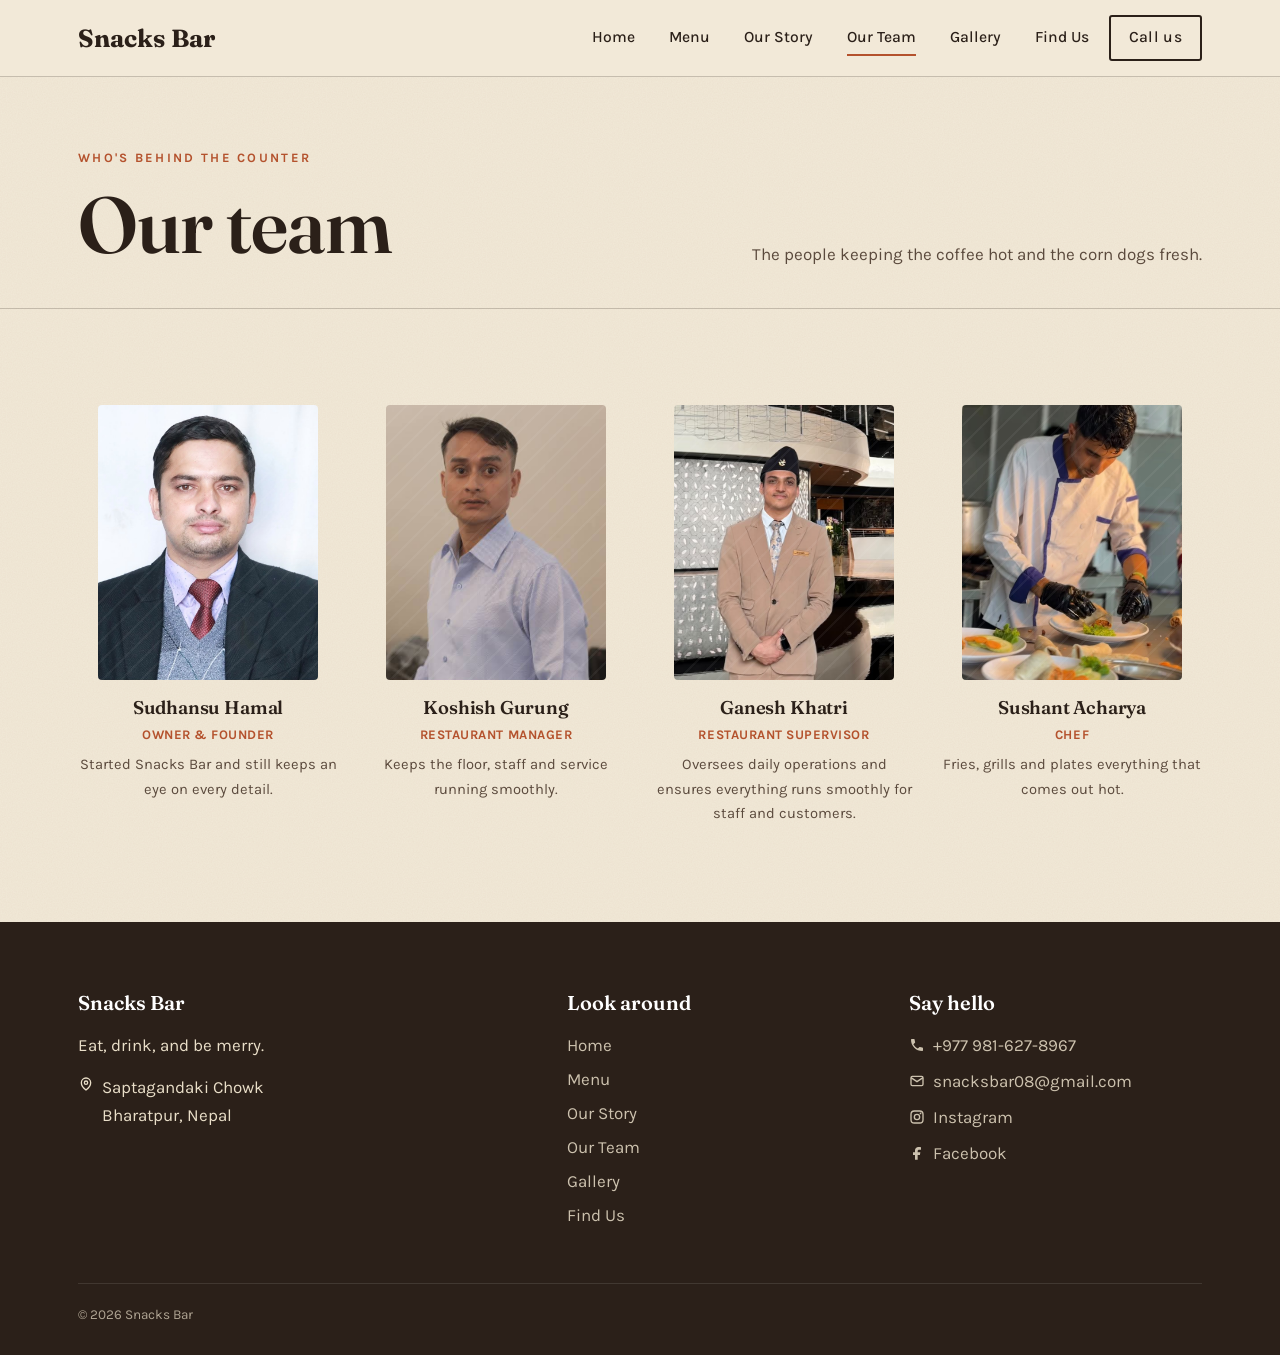
<file: team.html>
<!DOCTYPE html>
<html lang="en">
<head>
<meta charset="utf-8">
<meta name="viewport" content="width=device-width, initial-scale=1">
<title>Our Team | Snacks Bar</title>
<meta name="description" content="Meet the people behind Snacks Bar.">
<link rel="stylesheet" href="assets/style.css">
</head>
<body data-page="team">
<div id="site-head"></div>
<div class="page-top"><div class="wrap">
  <div><span class="eyebrow">Who's behind the counter</span><h1>Our team</h1></div>
  <p>The people keeping the coffee hot and the corn dogs fresh.</p>
</div></div>

<section class="block team">
  <div class="wrap">
    <div class="team-grid">
      <div class="team-card">
        <div class="tile tone-terra"><img src="assets/Images/OurTeam/Owner-and-founder-Sudhansu%20Hamal.jpeg" alt="Sudhansu Hamal"></div>
        <h3>Sudhansu Hamal</h3>
        <p class="role">Owner &amp; Founder</p>
        <p>Started Snacks Bar and still keeps an eye on every detail.</p>
      </div>
      <div class="team-card">
        <div class="tile tone-green"><img src="assets/Images/OurTeam/Restaurant-Manager-Koshish-Gurung.jpeg" alt="Koshish Gurung"></div>
        <h3>Koshish Gurung</h3>
        <p class="role">Restaurant Manager</p>
        <p>Keeps the floor, staff and service running smoothly.</p>
      </div>
      <div class="team-card">
    	<div class="tile tone-green">
        	<img src="assets/Images/OurTeam/Restaurant-Supervisor-Ganesh-Khatri.jpeg" alt="Ganesh Khatri">
   	</div>
    	<h3>Ganesh Khatri</h3>
    	<p class="role">Restaurant Supervisor</p>
    	<p>Oversees daily operations and ensures everything runs smoothly for staff and customers.</p>
      </div>
      <div class="team-card">
        <div class="tile tone-terra"><img src="assets/Images/OurTeam/Chef-sushant-acharya.jpeg" alt="Sushant Acharya"></div>
        <h3>Sushant Acharya</h3>
        <p class="role">Chef</p>
        <p>Fries, grills and plates everything that comes out hot.</p>
      </div>
    </div>
  </div>
</section>
<div id="site-foot"></div>
<script src="assets/data.js"></script>
<script src="assets/site.js"></script>
</body>
</html>
</file>
<file: assets/style.css>
@import url('https://fonts.googleapis.com/css2?family=Fraunces:ital,opsz,wght@0,9..144,400;0,9..144,600;0,9..144,700;1,9..144,400&family=Karla:wght@400;500;700&family=Noto+Serif+Devanagari:wght@500;700&display=swap');

:root {
  --paper: #f2e9d8;
  --paper-2: #e9dec8;
  --ink: #2b2019;
  --ink-soft: #5b4a3d;
  --terra: #b4522d;
  --terra-dk: #8f3d1e;
  --green: #2e4a3b;
  --green-dk: #213629;
  --mustard: #d6a240;
  --line: rgba(43, 32, 25, .22);
  --serif: 'Fraunces', Georgia, serif;
  --sans: 'Karla', system-ui, sans-serif;
  --deva: 'Noto Serif Devanagari', serif;
  --wrap: 1180px;
}

* { box-sizing: border-box; margin: 0; padding: 0; }
html { scroll-behavior: smooth; }
body {
  font-family: var(--sans);
  font-size: 17px;
  line-height: 1.65;
  color: var(--ink);
  background-color: var(--paper);
  background-image: url("data:image/svg+xml;utf8,<svg xmlns='http://www.w3.org/2000/svg' width='160' height='160'><filter id='n'><feTurbulence type='fractalNoise' baseFrequency='.8' numOctaves='2' stitchTiles='stitch'/><feColorMatrix values='0 0 0 0 .3  0 0 0 0 .2  0 0 0 0 .1  0 0 0 .07 0'/></filter><rect width='100%' height='100%' filter='url(%23n)'/></svg>");
}
img { max-width: 100%; display: block; }
a { color: inherit; }
.wrap { max-width: var(--wrap); margin: 0 auto; padding: 0 28px; }

h1, h2, h3 { font-family: var(--serif); font-weight: 600; line-height: 1.08; letter-spacing: -.01em; }
h1 { font-size: clamp(2.8rem, 6.2vw, 5.4rem); }
h2 { font-size: clamp(2rem, 4vw, 3.2rem); }
h3 { font-size: 1.5rem; }
em { font-style: italic; font-weight: 400; }
.eyebrow { font-size: .8rem; letter-spacing: .18em; text-transform: uppercase; font-weight: 700; color: var(--terra); margin-bottom: 14px; display: block; }
.deva { font-family: var(--deva); }

/* ---------- header ---------- */
.site-head { position: sticky; top: 0; z-index: 50; background: var(--paper); border-bottom: 1px solid var(--line); }
.site-head .wrap { display: flex; align-items: center; justify-content: space-between; height: 76px; }
.brand { text-decoration: none; display: flex; align-items: baseline; gap: 10px; }
.brand b { font-family: var(--serif); font-size: 1.55rem; font-weight: 700; }
.brand span { font-family: var(--deva); font-size: .95rem; color: var(--terra); }
.nav { display: flex; gap: 6px; align-items: center; }
.nav a { text-decoration: none; padding: 8px 14px; font-weight: 500; font-size: .98rem; position: relative; }
.nav a:not(.btn)::after { content: ""; position: absolute; left: 14px; right: 14px; bottom: 3px; height: 2px; background: var(--terra); transform: scaleX(0); transform-origin: left; transition: transform .25s; }
.nav a:not(.btn):hover::after, .nav a.on::after { transform: scaleX(1); }
.burger { display: none; background: none; border: 1px solid var(--ink); border-radius: 4px; padding: 8px 12px; font: inherit; cursor: pointer; }

.btn { display: inline-block; text-decoration: none; padding: 13px 26px; border: 2px solid var(--ink); font-weight: 700; font-size: .95rem; letter-spacing: .02em; border-radius: 3px; transition: transform .15s, box-shadow .15s, background .15s; background: transparent; cursor: pointer; font-family: var(--sans); }
.btn:hover { transform: translate(-2px, -2px); box-shadow: 3px 3px 0 var(--ink); }
.btn.solid { background: var(--terra); border-color: var(--terra-dk); color: #fff; }
.btn.solid:hover { box-shadow: 3px 3px 0 var(--terra-dk); }
.btn.sm { padding: 8px 18px; }

/* ---------- placeholder art tiles ---------- */
.tile { position: relative; display: flex; align-items: center; justify-content: center; overflow: hidden; color: rgba(255,255,255,.92); }
.tile::before { content: ""; position: absolute; inset: 0; background: repeating-linear-gradient(135deg, rgba(255,255,255,.05) 0 2px, transparent 2px 14px); }
.tile .g { font-family: var(--deva); font-weight: 700; font-size: clamp(2rem, 5vw, 4rem); position: relative; text-align: center; line-height: 1.2; padding: 0 10px; text-shadow: 0 2px 0 rgba(0,0,0,.18); }
.tile img {  inset: 0; width: 100%; height: 100%; object-fit: cover; }
.tone-terra { background: var(--terra); }
.tone-green { background: var(--green); }
.tone-mustard { background: var(--mustard); color: var(--ink); }
.tone-mustard .g { text-shadow: none; }
.tile .cap { position: absolute; left: 12px; bottom: 10px; font-size: .78rem; letter-spacing: .08em; text-transform: uppercase; font-weight: 700; opacity: .85; }

/* ---------- home hero ---------- */
.hero { padding: 64px 0 80px; }
.hero .wrap { display: grid; grid-template-columns: 1.15fr .85fr; gap: 56px; align-items: center; }
.hero h1 em { color: var(--terra); }
.hero p.lead { font-size: 1.2rem; max-width: 30em; margin: 24px 0 34px; color: var(--ink-soft); }
.hero .cta { display: flex; gap: 14px; flex-wrap: wrap; }
.hero-art { position: relative; }
.arch { border-radius: 999px 999px 6px 6px; aspect-ratio: 3/4; width: 100%; }
.arch .g { font-size: clamp(3rem, 7vw, 5.5rem); }
.stamp { position: absolute; left: -34px; bottom: 46px; width: 124px; height: 124px; border-radius: 50%; background: var(--mustard); color: var(--ink); display: flex; align-items: center; justify-content: center; text-align: center; font-weight: 700; font-size: .78rem; letter-spacing: .1em; text-transform: uppercase; line-height: 1.35; transform: rotate(-9deg); border: 2px dashed var(--ink); }

.strip { background: var(--green); color: var(--paper); overflow: hidden; border-block: 3px solid var(--ink); }
.strip div { display: flex; gap: 46px; padding: 16px 0; white-space: nowrap; width: max-content; animation: slide 38s linear infinite; font-family: var(--deva); font-size: 1.35rem; }
.strip span::after { content: "✦"; margin-left: 46px; color: var(--mustard); font-size: .9rem; }
@keyframes slide { to { transform: translateX(-50%); } }

/* ---------- home sections ---------- */
section.block { padding: 96px 0; }
.sec-head { display: flex; justify-content: space-between; align-items: end; gap: 30px; margin-bottom: 52px; flex-wrap: wrap; }
.sec-head p { max-width: 26em; color: var(--ink-soft); }

.picks { display: grid; grid-template-columns: repeat(3, 1fr); gap: 34px; align-items: start; }
.pick { text-decoration: none; display: block; }
.pick:nth-child(2) { margin-top: 56px; }
.pick:nth-child(3) { margin-top: 18px; }
.pick .tile { aspect-ratio: 4/5; border-radius: 4px; transition: transform .3s; }
.pick:nth-child(1) .tile { border-radius: 4px 80px 4px 4px; }
.pick:nth-child(2) .tile { border-radius: 80px 4px 4px 4px; }
.pick:hover .tile { transform: rotate(-1.2deg) scale(1.02); }
.pick h3 { margin-top: 18px; display: flex; justify-content: space-between; gap: 10px; align-items: baseline; }
.pick h3 small { font-family: var(--sans); font-size: 1rem; font-weight: 700; color: var(--terra); }
.pick p { color: var(--ink-soft); margin-top: 6px; }

.story { background: var(--paper-2); border-block: 1px solid var(--line); }
.story .wrap { display: grid; grid-template-columns: 1fr 1.2fr; gap: 70px; align-items: center; }
.story .tile { aspect-ratio: 1; border-radius: 50%; max-width: 440px; }
.story p { margin-top: 20px; max-width: 34em; }
.story p.big { font-family: var(--serif); font-size: 1.55rem; line-height: 1.4; font-weight: 400; }
.link-arrow { display: inline-block; margin-top: 26px; font-weight: 700; text-decoration: none; border-bottom: 2px solid var(--terra); padding-bottom: 2px; }
.link-arrow:hover { color: var(--terra); }

.visit { background: var(--green); color: var(--paper); }
.visit .wrap { display: grid; grid-template-columns: 1fr 1fr; gap: 70px; }
.visit .eyebrow { color: var(--mustard); }
.board { border: 2px solid rgba(242,233,216,.5); padding: 34px; border-radius: 4px; outline: 2px solid rgba(242,233,216,.25); outline-offset: 6px; display: flex; flex-direction: column; justify-content: center; min-height: 220px; }
.board dl div { display: flex; justify-content: space-between; align-items: baseline; padding: 14px 0; border-bottom: 1px dashed rgba(242,233,216,.35); gap: 20px; }
.board dl div:last-child { border: 0; }
.board dl div:only-child { padding: 20px 0; }
.board dt { font-family: var(--serif); font-size: 1.15rem; }
.board dl div:only-child dt { font-size: 1.35rem; }
.board dl div:only-child dd { font-size: 1.35rem; font-weight: 700; color: var(--mustard); }
.visit p { margin: 18px 0 28px; opacity: .88; max-width: 28em; }
.visit .btn { border-color: var(--paper); color: var(--paper); }
.visit .btn:hover { box-shadow: 3px 3px 0 var(--paper); }
.visit .btn.solid { background: var(--mustard); color: var(--ink); border-color: var(--mustard); }

/* ---------- footer ---------- */
.site-foot { background: var(--ink); color: var(--paper-2); padding: 64px 0 28px; }
.site-foot .cols { display: grid; grid-template-columns: 1.5fr 1fr 1fr; gap: 50px; }
.site-foot h4 { font-family: var(--serif); color: #fff; font-size: 1.25rem; margin-bottom: 12px; font-weight: 600; }
.site-foot a { text-decoration: none; opacity: .85; }
.site-foot a:hover { opacity: 1; color: var(--mustard); }
.site-foot li { list-style: none; margin: 6px 0; }
.social-link { display: inline-flex; align-items: center; gap: 8px; }
.foot-addr { display: flex; align-items: flex-start; gap: 8px; }
.foot-addr svg { flex: none; margin-top: 3px; }
.site-foot .fine { margin-top: 48px; padding-top: 20px; border-top: 1px solid rgba(255,255,255,.15); font-size: .85rem; opacity: .7; display: flex; justify-content: space-between; flex-wrap: wrap; gap: 10px; }

/* ---------- page header (inner pages) ---------- */
.page-top { padding: 70px 0 40px; border-bottom: 1px solid var(--line); }
.page-top .wrap { display: flex; justify-content: space-between; align-items: end; gap: 40px; flex-wrap: wrap; }
.page-top p { max-width: 28em; color: var(--ink-soft); }

/* ---------- about ---------- */
.about-grid { display: grid; grid-template-columns: .9fr 1.1fr; gap: 72px; padding-block: 80px; align-items: start; }
.about-grid .tile { aspect-ratio: 4/5; border-radius: 4px; position: sticky; top: 110px; }
.about-grid .tile.b { aspect-ratio: 16/10; position: static; margin-top: 30px; border-radius: 4px 4px 4px 4px; }
.prose p { margin-bottom: 20px; max-width: 36em; }
.prose p:first-of-type::first-letter { font-family: var(--serif); font-weight: 700; font-size: 4.4rem; float: left; line-height: .8; padding: 8px 12px 0 0; color: var(--terra); }
.rules { background: var(--paper-2); border-block: 1px solid var(--line); padding: 84px 0; }
.rules ol { list-style: none; counter-reset: r; display: grid; grid-template-columns: repeat(3, 1fr); gap: 40px; margin-top: 44px; }
.rules li { counter-increment: r; border-top: 3px solid var(--ink); padding-top: 18px; }
.rules li::before { content: "0" counter(r); font-family: var(--serif); font-size: 3.4rem; color: var(--terra); display: block; line-height: 1; margin-bottom: 10px; }
.rules li h3 { margin-bottom: 8px; }
.rules li p { color: var(--ink-soft); }
.pull { padding: 100px 0; text-align: center; }
.pull blockquote { font-family: var(--serif); font-size: clamp(1.7rem, 3.4vw, 2.6rem); max-width: 22em; margin: 0 auto; line-height: 1.25; font-weight: 400; }
.pull blockquote em { color: var(--terra); }

/* ---------- menu page ---------- */
.menu-tabs { position: sticky; top: 76px; z-index: 40; background: var(--paper); border-bottom: 1px solid var(--line); }
.menu-tabs .wrap { display: flex; gap: 8px; overflow-x: auto; padding-block: 12px; scrollbar-width: none; }
.menu-tabs a { white-space: nowrap; text-decoration: none; padding: 7px 16px; border: 1.5px solid var(--line); border-radius: 40px; font-weight: 500; font-size: .93rem; }
.menu-tabs a:hover, .menu-tabs a.on { background: var(--ink); color: var(--paper); border-color: var(--ink); }
.menu-tabs a.grp-start { margin-left: 14px; padding-left: 20px; border-left: 1.5px solid var(--line); }
.menu-group-head { padding-top: 56px; }
.menu-group:first-child .menu-group-head { padding-top: 28px; }
.menu-group:not(:first-child) .menu-group-head { border-top: 1px solid var(--line); margin-top: 24px; }
.menu-cat { padding: 64px 0 10px; scroll-margin-top: 140px; }
.menu-cat > .wrap { display: grid; grid-template-columns: 240px 1fr; gap: 56px; }
.menu-cat h3 { font-size: 2.2rem; }
.menu-cat .np { font-family: var(--deva); color: var(--terra); font-size: 1.2rem; margin-top: 6px; }
.dish { display: flex; align-items: baseline; gap: 10px; text-decoration: none; padding: 16px 0; border-bottom: 1px solid var(--line); }
.dish:first-child { padding-top: 0; }
.dish .nm { font-family: var(--serif); font-size: 1.28rem; font-weight: 600; white-space: nowrap; }
.dish .lead-dots { flex: 1; border-bottom: 2px dotted var(--ink-soft); opacity: .45; transform: translateY(-5px); min-width: 20px; }
.dish .pr { font-weight: 700; white-space: nowrap; }
.dish-wrap { display: block; }
.dish-wrap p { font-size: .95rem; color: var(--ink-soft); max-width: 36em; margin-top: -6px; padding-bottom: 14px; }
.dish-item { border-bottom: 1px solid var(--line); padding: 16px 0 14px; text-decoration: none; display: block; }
.dish-item:first-child { padding-top: 0; }
.dish-item .row { display: flex; align-items: baseline; gap: 10px; }
.dish-item .nm { font-family: var(--serif); font-size: 1.28rem; font-weight: 600; }
.dish-item .lead-dots { flex: 1; border-bottom: 2px dotted var(--ink-soft); opacity: .45; transform: translateY(-5px); }
.dish-item .pr { font-weight: 700; }
.dish-item p { font-size: .96rem; color: var(--ink-soft); margin-top: 4px; max-width: 36em; }
.dish-item:hover .nm { color: var(--terra); }
.dish-item .more { font-size: .8rem; letter-spacing: .1em; text-transform: uppercase; color: var(--terra); font-weight: 700; opacity: 0; transition: opacity .2s; }
.dish-item:hover .more { opacity: 1; }
.heat { display: inline-flex; gap: 3px; vertical-align: middle; margin-left: 6px; }
.heat i { width: 7px; height: 7px; border-radius: 50%; background: var(--terra); }
.heat i.off { background: transparent; border: 1px solid var(--ink-soft); opacity: .5; }
.note { text-align: center; color: var(--ink-soft); padding-block: 60px 90px; font-size: .95rem; }

/* ---------- gallery ---------- */
.masonry { columns: 3; column-gap: 22px; padding: 64px 0 100px; }
.masonry figure { break-inside: avoid; margin-bottom: 22px; cursor: zoom-in; }
.masonry .tile { width: 100%; border-radius: 3px; transition: transform .3s; }
.masonry figure:nth-child(3n+1) .tile { border-radius: 3px 40px 3px 3px; }
.masonry figure:nth-child(3n+2) .tile { border-radius: 40px 3px 3px 3px; }
.masonry figure:hover .tile { transform: rotate(-.8deg); }
.masonry figcaption { font-size: .88rem; color: var(--ink-soft); padding: 8px 2px 0; font-style: italic; font-family: var(--serif); }
.lightbox { position: fixed; inset: 0; background: rgba(33,24,18,.92); z-index: 100; display: none; align-items: center; justify-content: center; padding: 30px; }
.lightbox.open { display: flex; }
.lightbox .tile { width: min(760px, 90vw); height: min(70vh, 560px); border-radius: 6px; }
.lightbox button { position: absolute; top: 20px; right: 26px; background: none; border: 0; color: #fff; font-size: 2.2rem; cursor: pointer; }
.lightbox .lb-cap { position: absolute; bottom: 28px; left: 0; right: 0; text-align: center; color: #fff; font-family: var(--serif); font-style: italic; }

/* ---------- contact ---------- */
.contact-grid { display: grid; grid-template-columns: 1fr 1.1fr; gap: 64px; padding-block: 76px 40px; }
.contact-list > div { padding: 24px 0; border-bottom: 1px solid var(--line); display: grid; grid-template-columns: 120px 1fr; gap: 14px; }
.contact-list > div:first-child { padding-top: 0; }
.contact-list h3 { font-family: var(--sans); font-size: .8rem; letter-spacing: .16em; text-transform: uppercase; color: var(--terra); font-weight: 700; padding-top: 5px; }
.contact-list p, .contact-list a { font-size: 1.15rem; font-family: var(--serif); }
.contact-list .btn { margin-top: 14px; font-family: var(--sans); font-size: .92rem; }
.contact-list .btns { grid-column: 2; display: flex; gap: 10px; flex-wrap: wrap; }
.mapbox { border: 2px solid var(--ink); border-radius: 4px; overflow: hidden; min-height: 460px; box-shadow: 10px 10px 0 var(--green); background: var(--paper-2); }
.mapbox iframe { width: 100%; height: 100%; min-height: 460px; border: 0; filter: sepia(.35) saturate(.85); }
.map-fallback { height: 100%; min-height: 460px; display: flex; flex-direction: column; align-items: center; justify-content: center; text-align: center; gap: 18px; padding: 40px; }
.map-fallback p { font-family: var(--serif); font-size: 1.3rem; max-width: 24em; }
.map-fallback .btns { display: flex; gap: 10px; flex-wrap: wrap; justify-content: center; }
.getting { padding-block: 30px 100px; }
.getting .cols { display: grid; grid-template-columns: repeat(3, 1fr); gap: 34px; margin-top: 30px; }
.getting .cols div { background: var(--paper-2); padding: 26px; border-radius: 4px; border-left: 4px solid var(--mustard); }
.getting h3 { font-size: 1.2rem; margin-bottom: 8px; }
.getting p { color: var(--ink-soft); font-size: .98rem; }

/* ---------- team ---------- */
.team-grid { display: grid; grid-template-columns: repeat(auto-fit, minmax(190px, 1fr)); gap: 28px; }
.team-card { text-align: center; }
.team-card .tile { aspect-ratio: 4/5; border-radius: 4px; max-width: 220px; margin: 0 auto 18px; }
.team-card h3 { font-size: 1.15rem; margin-bottom: 6px; }
.team-card .role { color: var(--terra); font-weight: 700; font-size: .82rem; letter-spacing: .04em; text-transform: uppercase; margin-bottom: 8px; }
.team-card p { color: var(--ink-soft); font-size: .92rem; }

/* ---------- item detail ---------- */
.crumbs { padding: 28px 0 0; font-size: .9rem; color: var(--ink-soft); }
.crumbs a { text-decoration: none; border-bottom: 1px solid var(--line); }
.item { display: grid; grid-template-columns: 1.05fr 1fr; gap: 70px; padding: 36px 0 90px; align-items: start; }
.item .tile { aspect-ratio: 1; position: sticky; top: 110px; }
.item .tile .g { font-size: clamp(3rem, 7vw, 5.5rem); }
.item h1 { font-size: clamp(2.4rem, 4.8vw, 4rem); margin-bottom: 12px; }
.item .meta { display: flex; gap: 22px; align-items: center; margin: 18px 0 26px; flex-wrap: wrap; }
.item .price { font-family: var(--serif); font-size: 2rem; font-weight: 600; color: var(--terra); }
.item .price small { font-size: .9rem; font-family: var(--sans); color: var(--ink-soft); font-weight: 400; margin-right: 4px; }
.item .spice { font-size: .85rem; letter-spacing: .08em; text-transform: uppercase; font-weight: 700; padding: 6px 12px; border: 1.5px solid var(--ink); border-radius: 30px; }
.item .intro { font-size: 1.2rem; font-family: var(--serif); line-height: 1.45; margin-bottom: 22px; }
.item h2 { font-size: 1.4rem; margin: 34px 0 12px; }
.inside li { list-style: none; padding: 9px 0 9px 26px; border-bottom: 1px dashed var(--line); position: relative; }
.inside li::before { content: "✦"; position: absolute; left: 0; color: var(--mustard); font-size: .8rem; top: 13px; }
.pairs { display: grid; grid-template-columns: 1fr 1fr; gap: 16px; margin-top: 8px; }
.pairs a { display: flex; align-items: center; gap: 14px; text-decoration: none; border: 1.5px solid var(--ink); padding: 10px 14px 10px 10px; border-radius: 4px; transition: transform .15s, box-shadow .15s; }
.pairs a:hover { transform: translate(-2px,-2px); box-shadow: 3px 3px 0 var(--ink); }
.pairs .tile { width: 52px; height: 52px; border-radius: 50%; flex: none; }
.pairs .tile .g { font-size: .8rem; padding: 0; }
.pairs b { font-family: var(--serif); display: block; line-height: 1.2; }
.pairs span { font-size: .85rem; color: var(--ink-soft); }
.pn { display: flex; justify-content: space-between; border-top: 1px solid var(--line); padding: 28px 0 70px; gap: 20px; }
.pn a { text-decoration: none; font-family: var(--serif); font-size: 1.2rem; max-width: 45%; }
.pn a small { display: block; font-family: var(--sans); font-size: .78rem; letter-spacing: .14em; text-transform: uppercase; color: var(--terra); font-weight: 700; }
.pn a:hover b { text-decoration: underline; }
.pn .r { text-align: right; margin-left: auto; }

/* ---------- responsive ---------- */
@media (max-width: 920px) {
  .hero .wrap, .story .wrap, .visit .wrap, .about-grid, .contact-grid, .item { grid-template-columns: 1fr; gap: 40px; }
  .picks { grid-template-columns: 1fr; }
  .pick:nth-child(n) { margin-top: 0; }
  .stamp { left: 10px; }
  .menu-cat > .wrap { grid-template-columns: 1fr; gap: 20px; }
  .rules ol, .getting .cols { grid-template-columns: 1fr; }
  .team-grid { grid-template-columns: 1fr 1fr; }
  .masonry { columns: 2; }
  .about-grid .tile, .item .tile { position: static; }
  .item .tile { aspect-ratio: auto; height: 220px; }
  .site-foot .cols { grid-template-columns: 1fr; gap: 30px; }
  .story .tile { max-width: 320px; }
  .burger { display: block; }
  .nav { position: absolute; top: 76px; left: 0; right: 0; background: var(--paper); flex-direction: column; align-items: stretch; padding: 10px 28px 24px; border-bottom: 1px solid var(--line); display: none; }
  .nav.open { display: flex; }
  .nav a { padding: 14px 0; border-bottom: 1px solid var(--line); }
  .nav a::after { display: none; }
  .nav .btn { margin-top: 12px; text-align: center; }
}
@media (max-width: 560px) {
  body { font-size: 16px; }
  .masonry { columns: 1; }
  .contact-list > div { grid-template-columns: 1fr; gap: 4px; }
  .contact-list .btns { grid-column: 1; }
  .pairs { grid-template-columns: 1fr; }
  .brand span { display: none; }
  .item .tile { height: 180px; }
  .team-grid { grid-template-columns: 1fr; }
}
@media (prefers-reduced-motion: reduce) { .strip div { animation: none; } * { transition: none !important; } }
</file>
